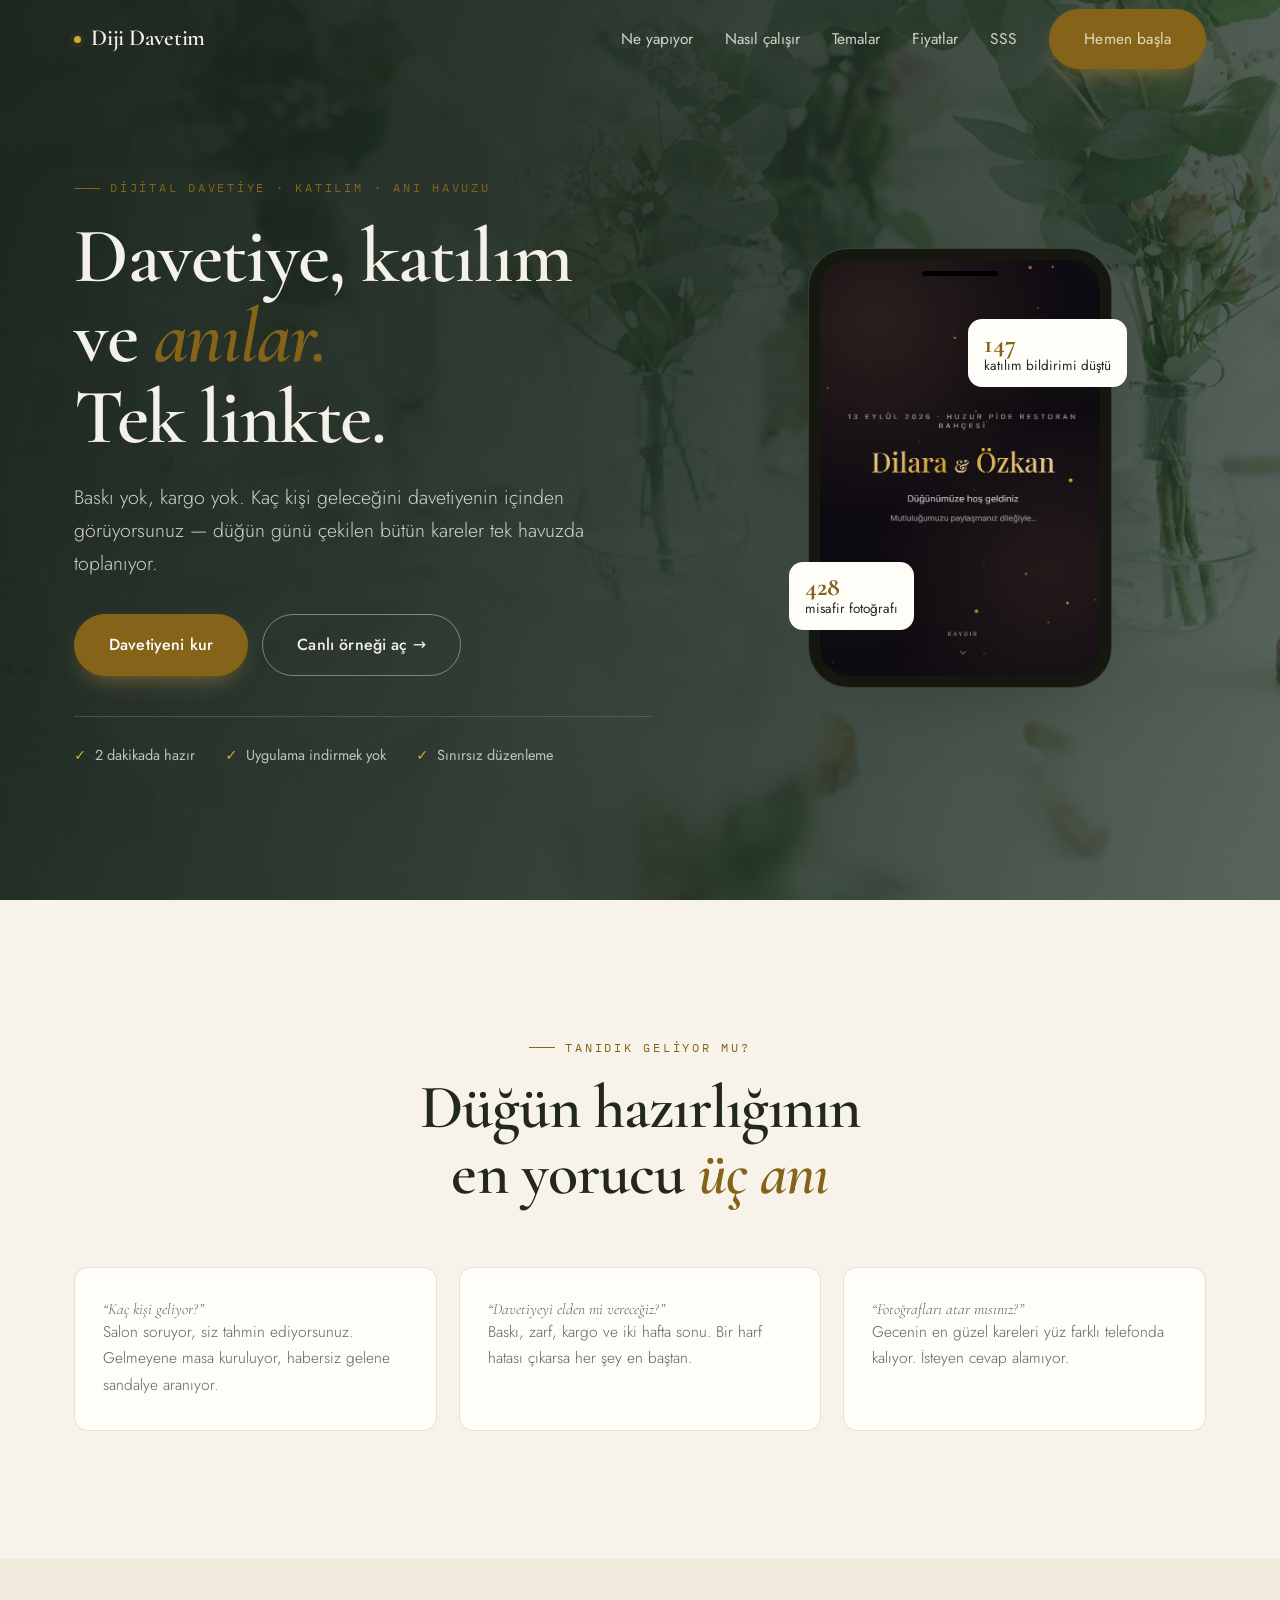
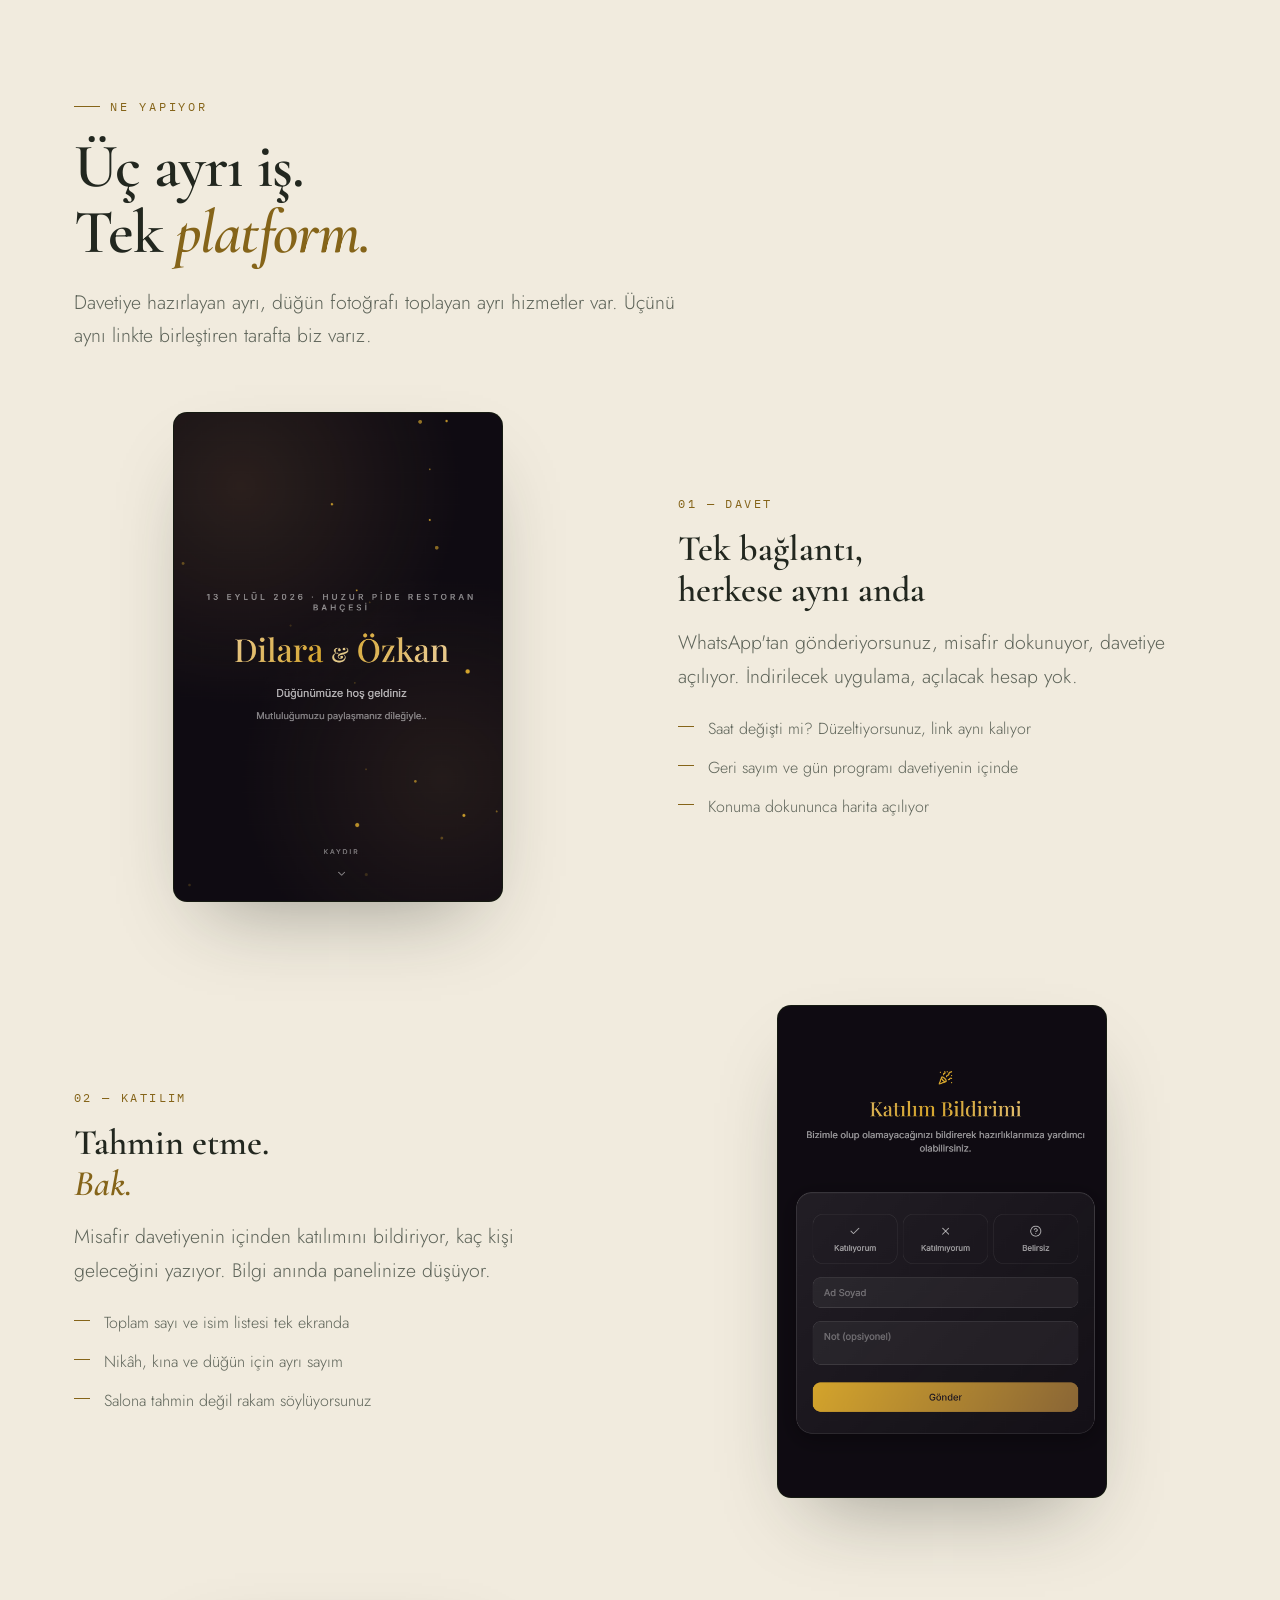
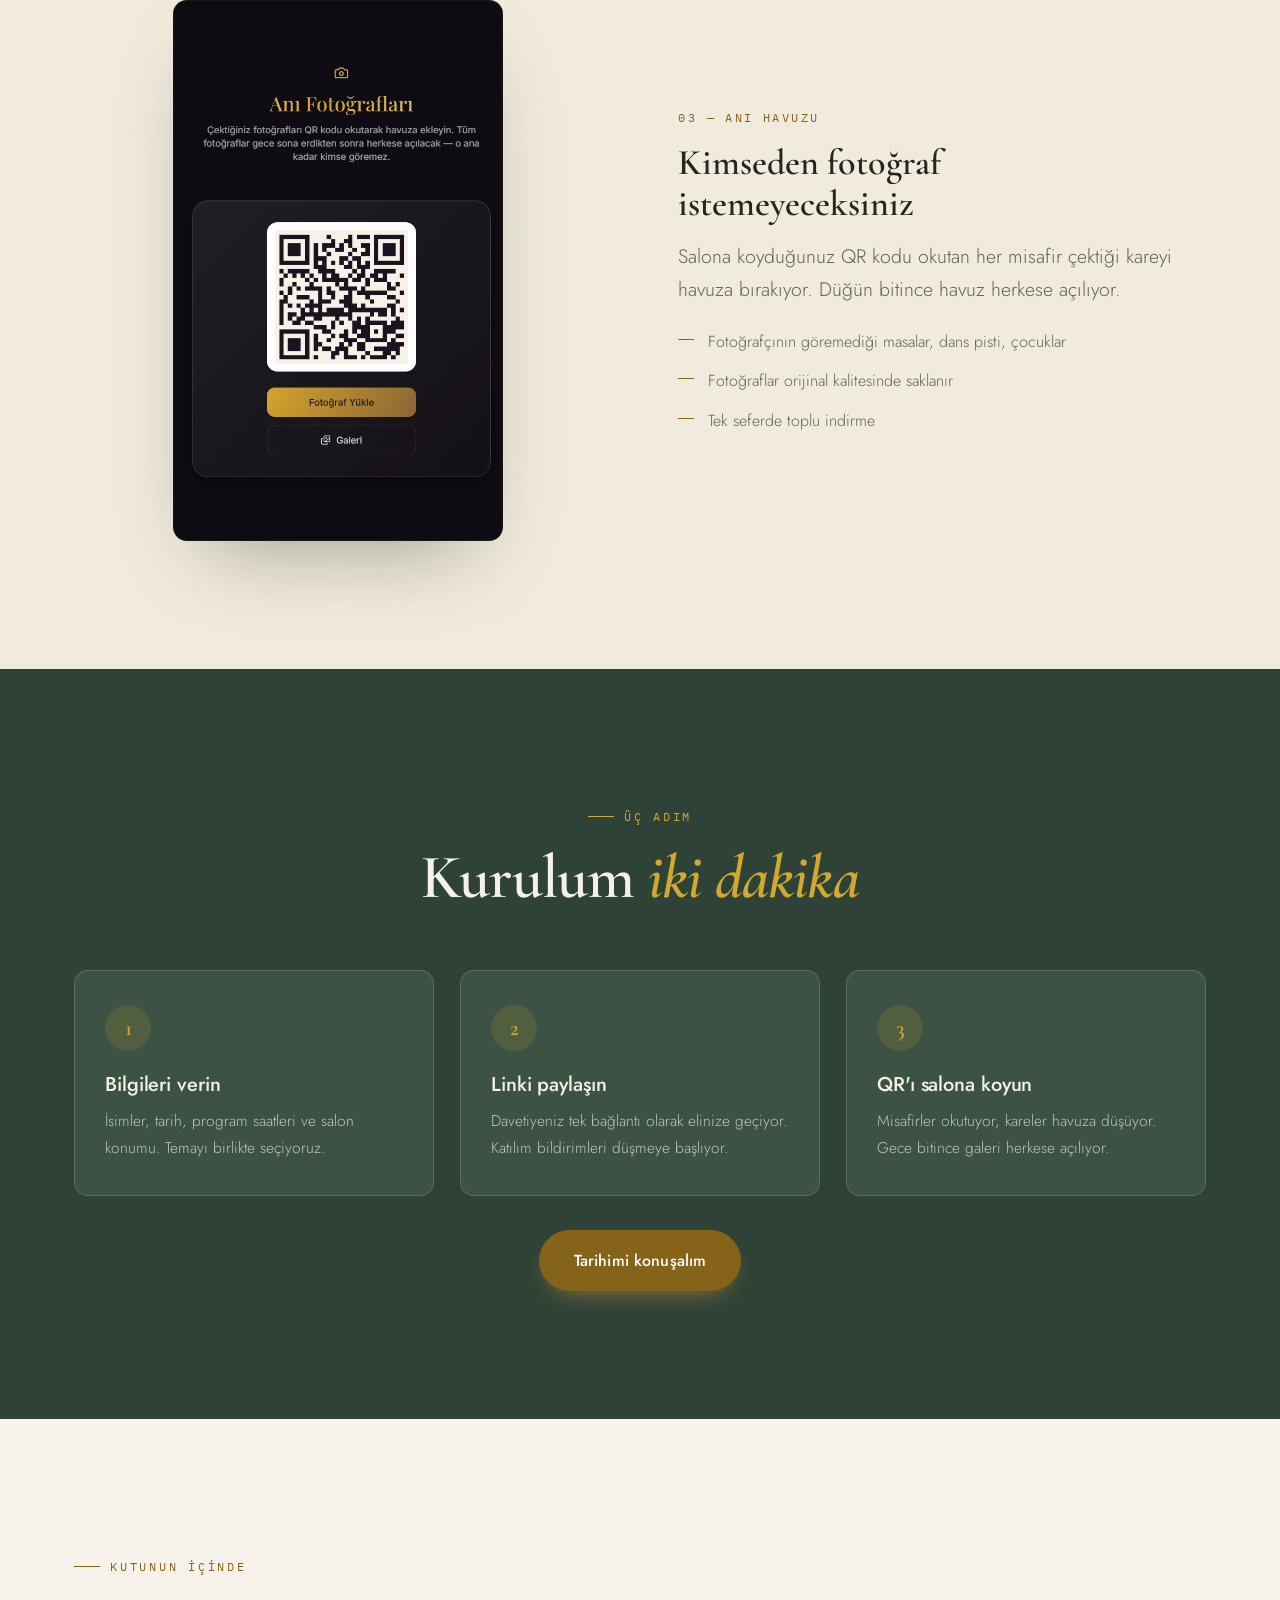
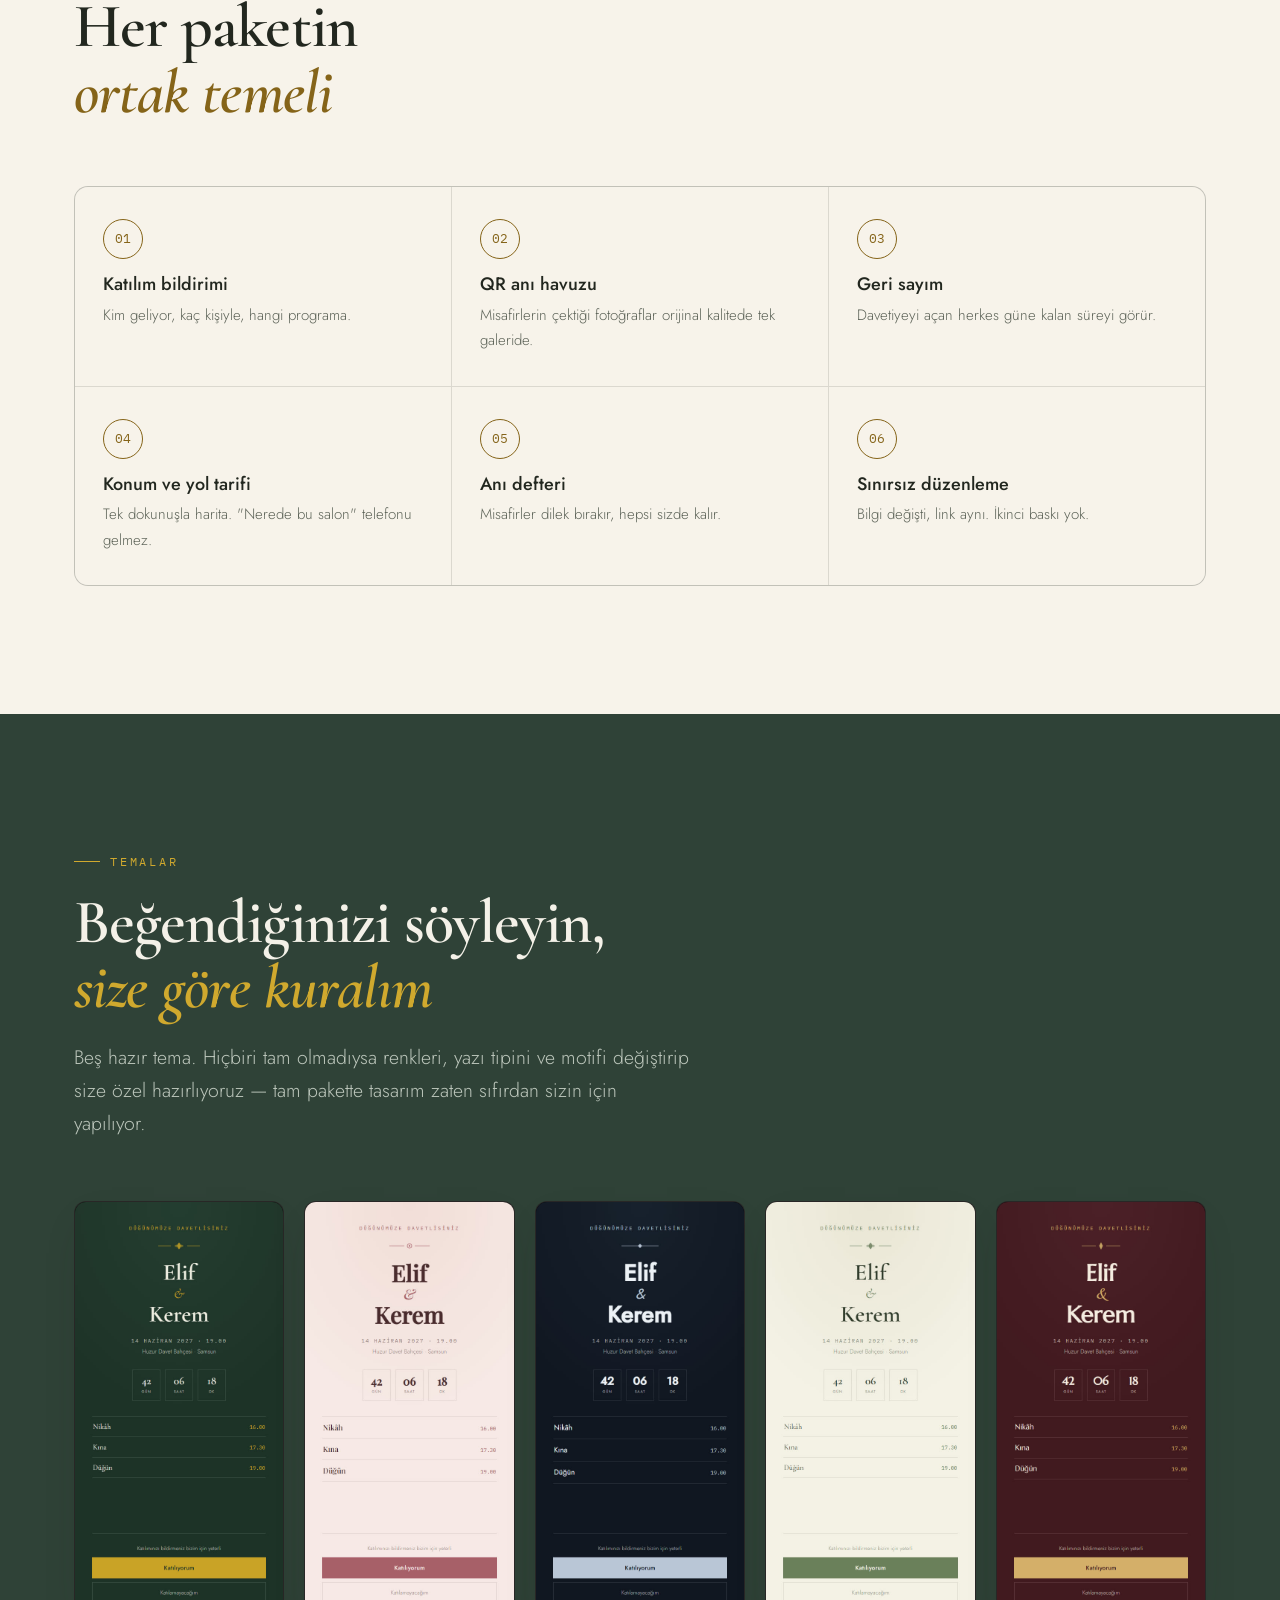
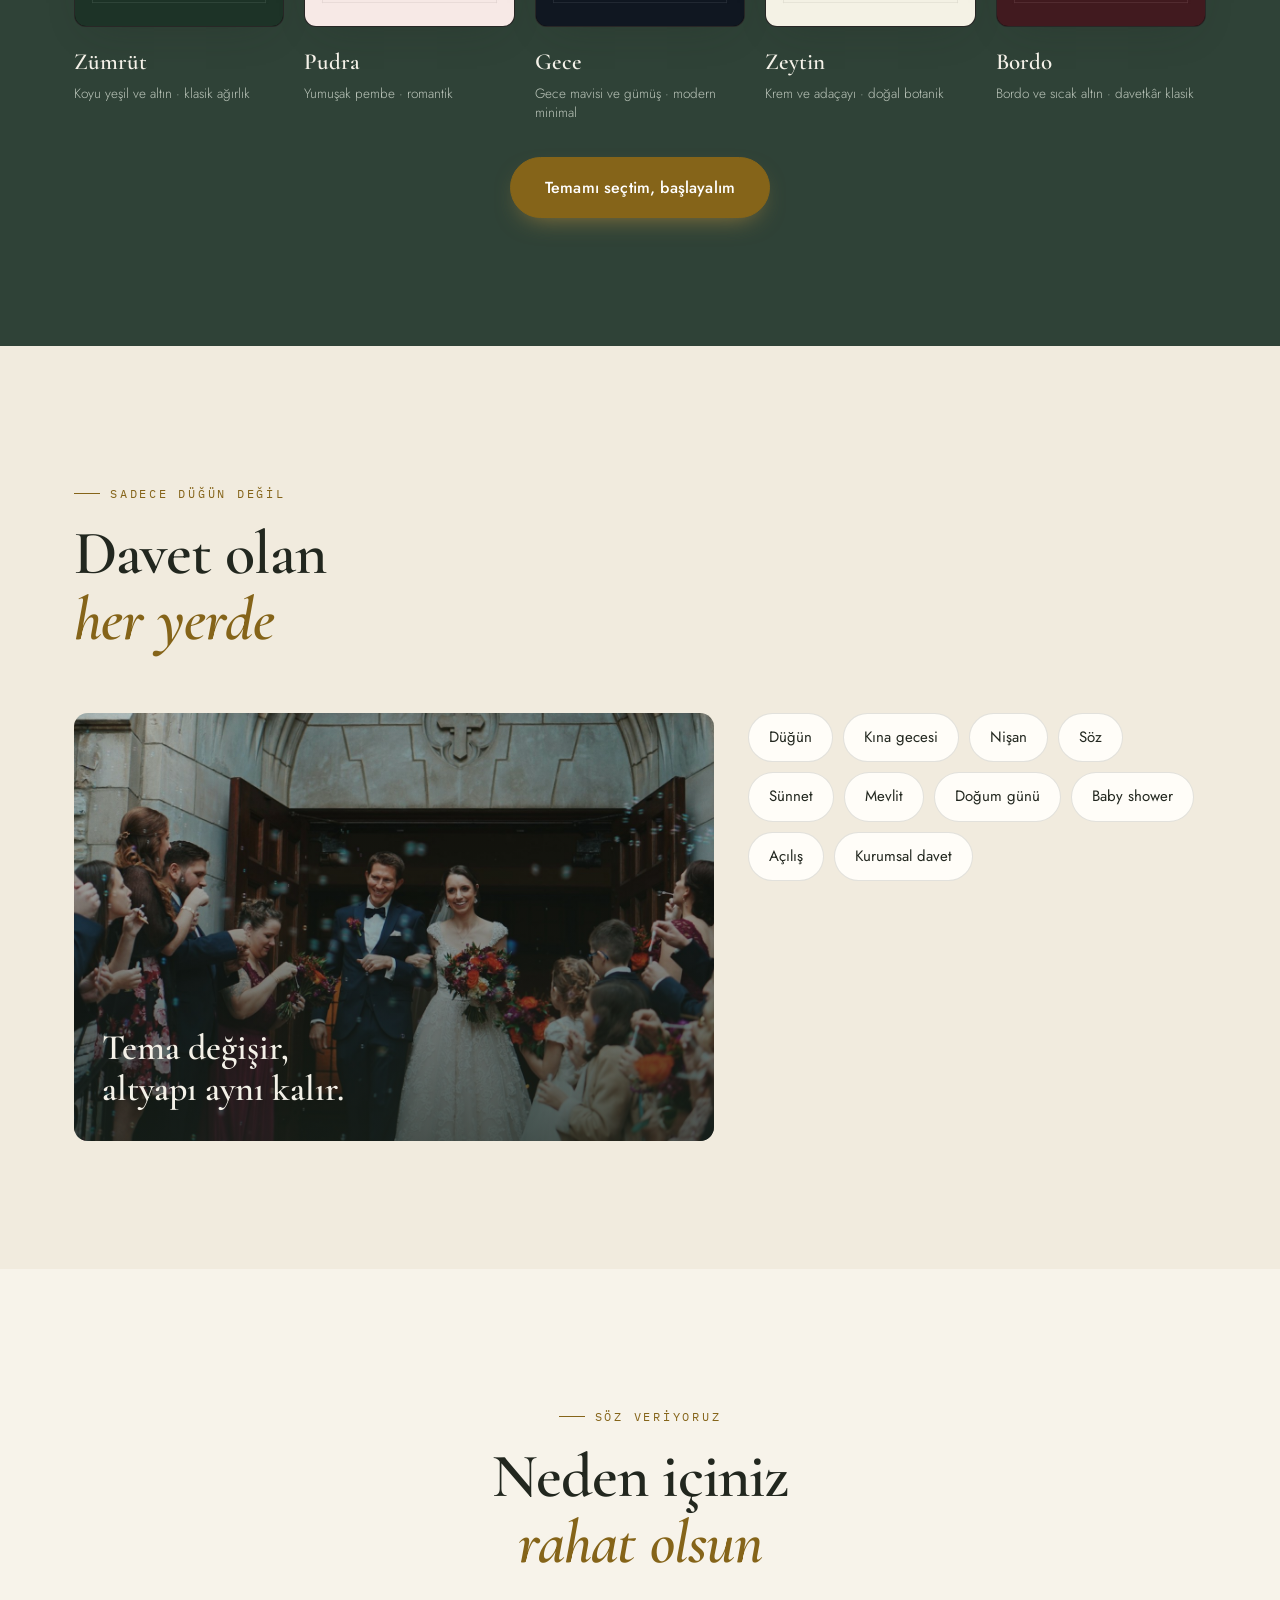
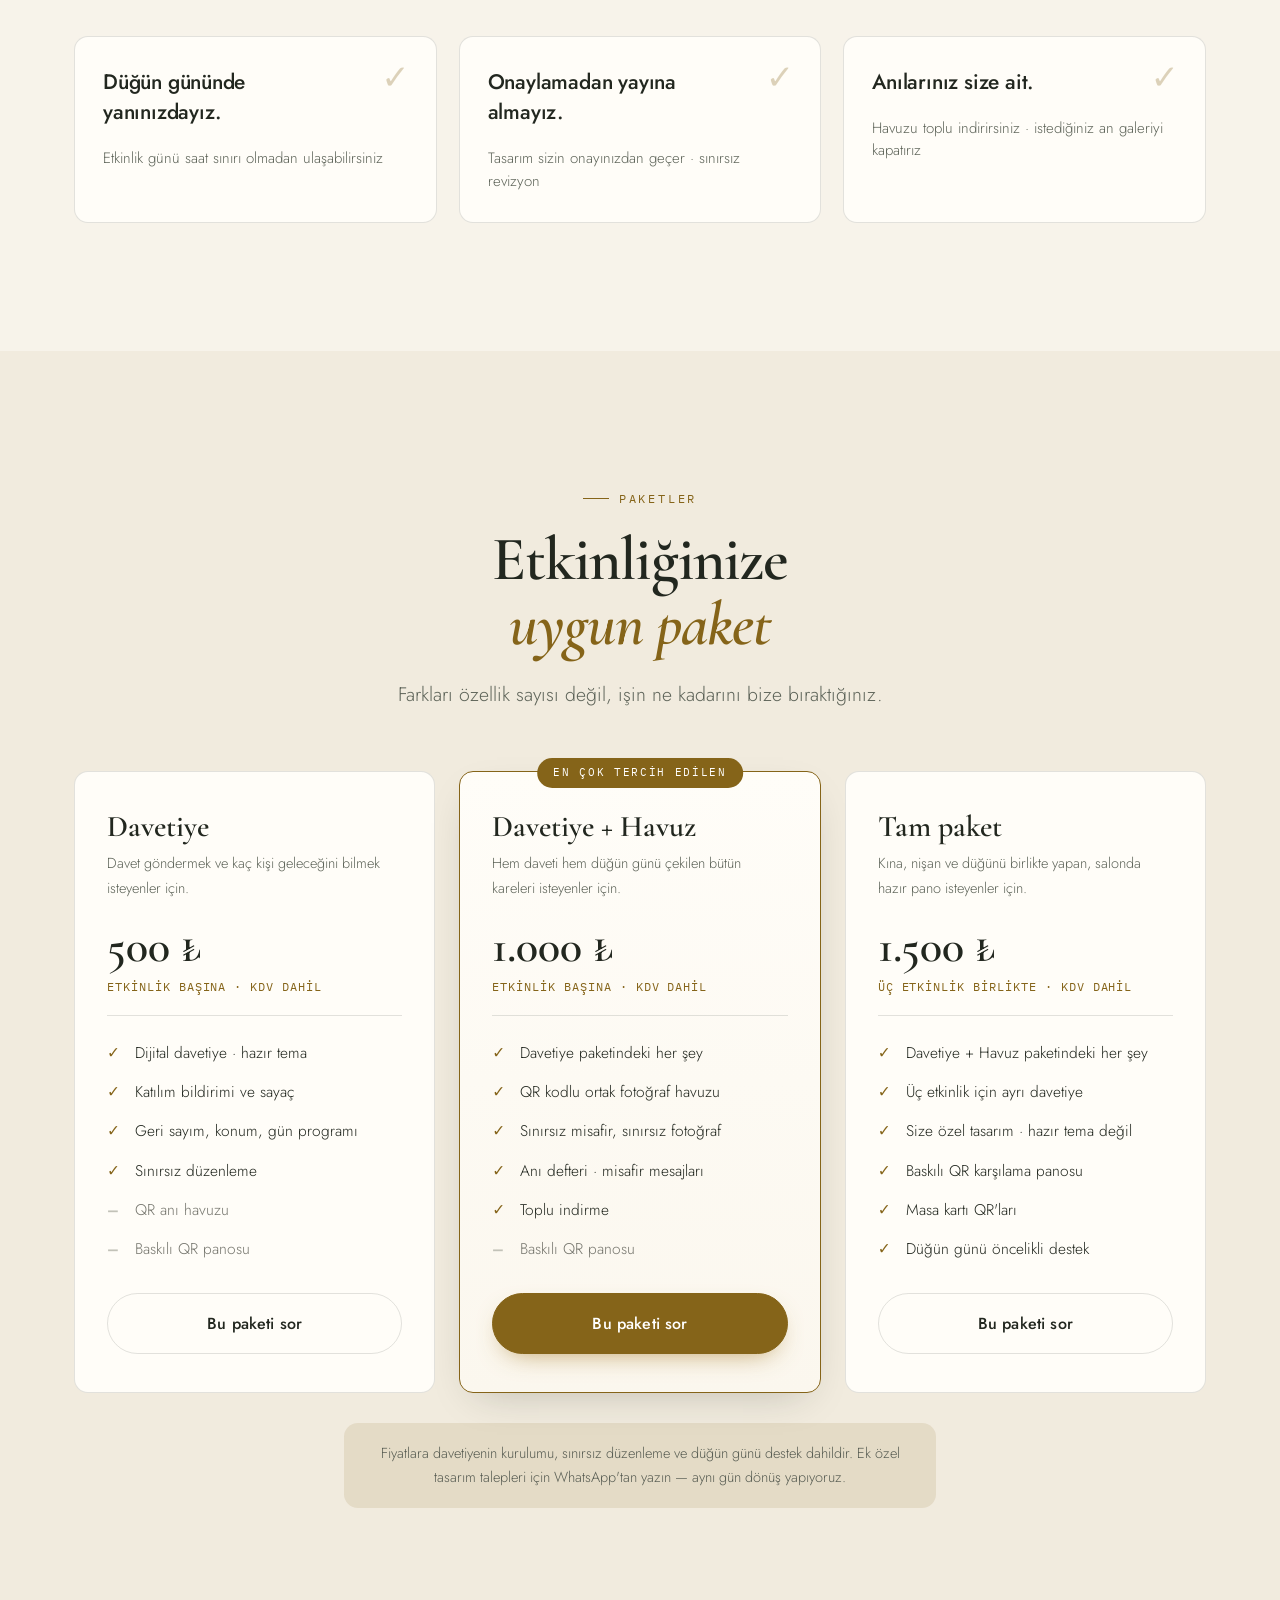
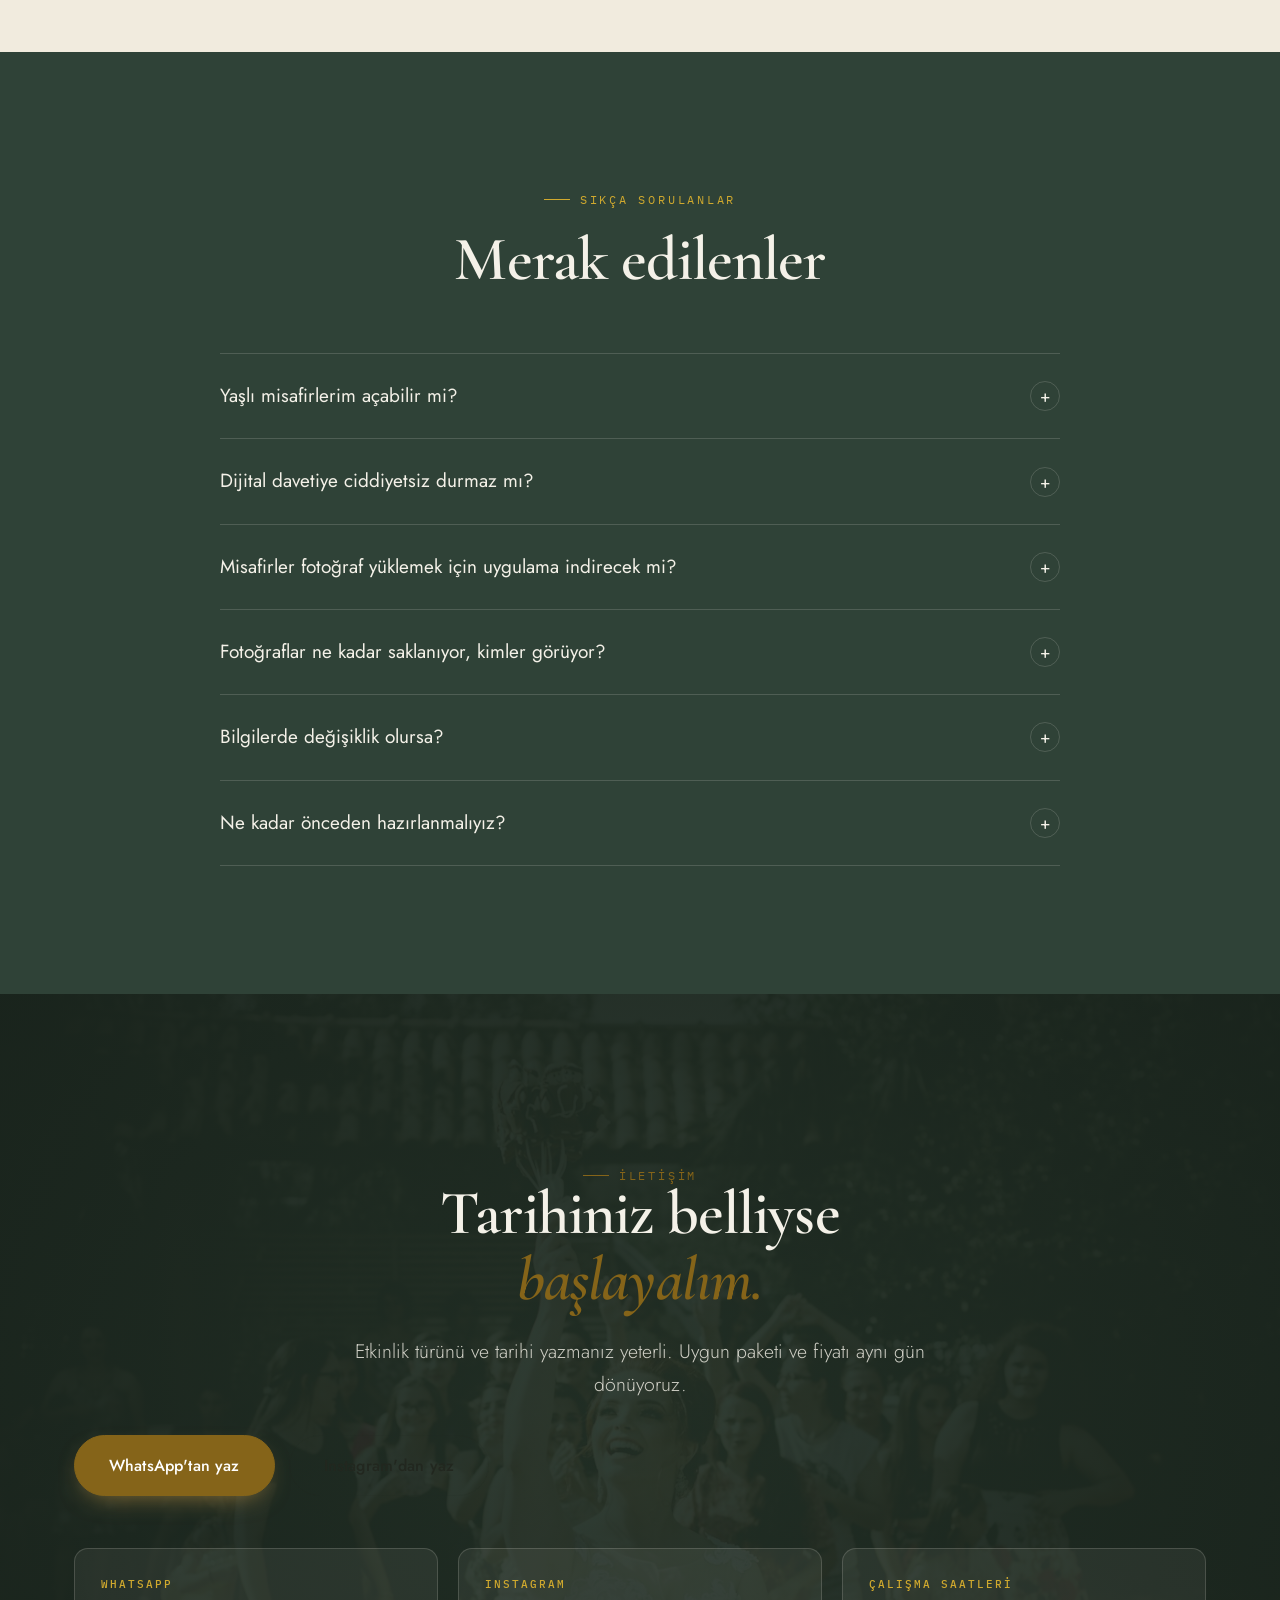
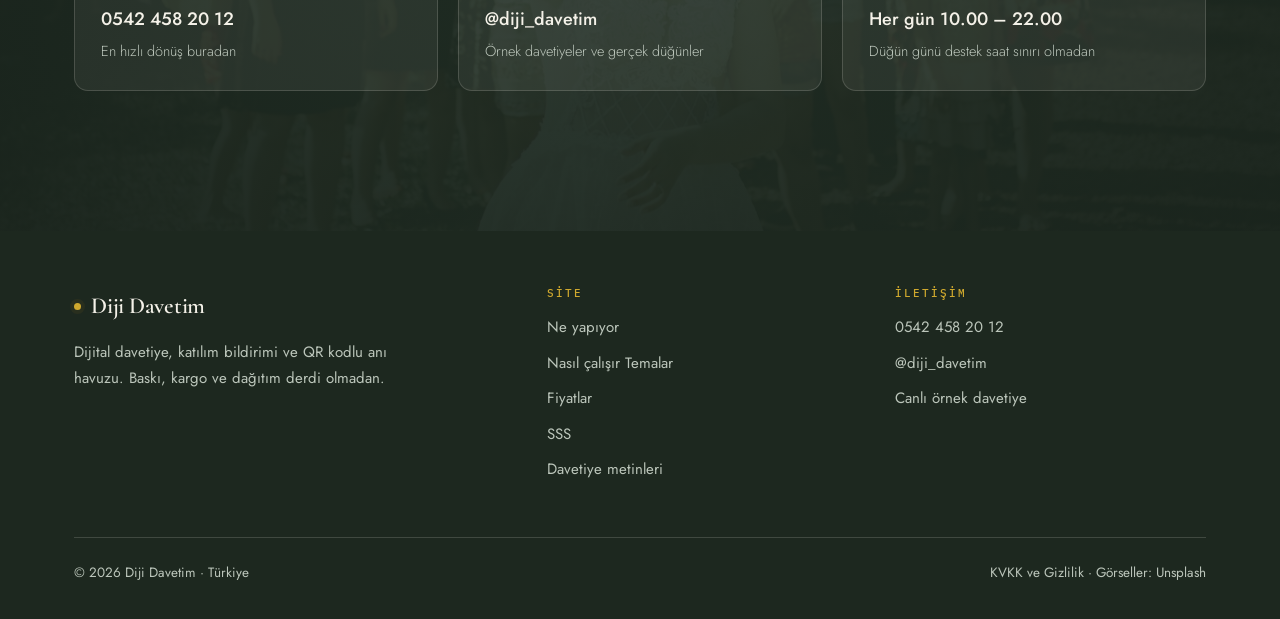
<file: index.html>
<!DOCTYPE html>
<html lang="tr">
<head>
<meta charset="UTF-8">
<meta name="viewport" content="width=device-width, initial-scale=1.0">
<!-- Baslik aranan kelimeyle basliyor, marka sona: Google sonucunda ilk
     30-35 karakter okunuyor ve "dijital davetiye" orada gorunmeli. -->
<title>Dijital Davetiye | QR Anı Havuzu ve Katılım Takibi — Diji Davetim</title>
<meta name="description" content="Dijital düğün davetiyesi, katılım bildirimi ve QR kodlu ortak fotoğraf havuzu tek linkte. Baskı yok, kargo yok. Kaç kişi geleceğini davetiyenin içinden görün, misafirlerinizin çektiği tüm kareler tek yerde toplansın.">
<link rel="canonical" href="https://dijital-davetiye-web-site.vercel.app/">
<meta name="theme-color" content="#2f4237">
<meta name="robots" content="index,follow">

<meta property="og:type" content="website">
<meta property="og:locale" content="tr_TR">
<meta property="og:site_name" content="Diji Davetim">
<meta property="og:title" content="Davetiye, katılım ve anılar — tek linkte">
<meta property="og:description" content="Dijital davetiye + katılım bildirimi + QR kodlu ortak fotoğraf havuzu. Baskı, kargo ve dağıtım derdi olmadan.">
<meta property="og:url" content="https://dijital-davetiye-web-site.vercel.app/">
<meta property="og:image" content="https://dijital-davetiye-web-site.vercel.app/assets/og.jpg">
<meta property="og:image:width" content="1200">
<meta property="og:image:height" content="630">
<meta property="og:image:alt" content="Diji Davetim — Davetiye, katılım ve anılar. Tek linkte.">
<meta name="twitter:card" content="summary_large_image">

<link rel="icon" type="image/svg+xml" href="assets/favicon.svg">
<link rel="preconnect" href="https://fonts.googleapis.com">
<link rel="preconnect" href="https://fonts.gstatic.com" crossorigin>
<link rel="preload" as="image" href="assets/img/hero.jpg">
<link href="https://fonts.googleapis.com/css2?family=Cormorant+Garamond:ital,wght@0,500;0,600;1,500;1,600&family=IBM+Plex+Mono:wght@400;500&family=Jost:wght@300;400;500&display=swap" rel="stylesheet">
<link rel="stylesheet" href="css/style.css">
<script>document.documentElement.classList.add("js");</script>

<script type="application/ld+json">
{
  "@context":"https://schema.org","@type":"Service",
  "name":"Diji Davetim — Dijital Davetiye ve QR Anı Havuzu",
  "serviceType":"Dijital davetiye, katılım bildirimi ve QR kodlu fotoğraf havuzu",
  "areaServed":{"@type":"Country","name":"Türkiye"},
  "url":"https://dijital-davetiye-web-site.vercel.app/",
  "provider":{
    "@type":"Organization","name":"Diji Davetim",
    "url":"https://dijital-davetiye-web-site.vercel.app/",
    "telephone":"+90 542 458 20 12",
    "sameAs":["https://www.instagram.com/diji_davetim/"]
  },
  "offers":[
    {"@type":"Offer","name":"Davetiye","price":"500","priceCurrency":"TRY"},
    {"@type":"Offer","name":"Davetiye + Havuz","price":"1000","priceCurrency":"TRY"},
    {"@type":"Offer","name":"Tam paket","price":"1500","priceCurrency":"TRY"}
  ]
}
</script>

<!-- FAQPage: cevaplar sayfada gorunen metinle birebir aynidir. Google
     bunu zengin sonuc olarak gosterebiliyor. Sayfadaki SSS metnini
     degistirirseniz burayi da guncelleyin, yoksa Google uyumsuzluk sayar. -->
<script type="application/ld+json">
{
  "@context":"https://schema.org","@type":"FAQPage",
  "mainEntity":[
    {"@type":"Question","name":"Yaşlı misafirlerim dijital davetiyeyi açabilir mi?",
     "acceptedAnswer":{"@type":"Answer","text":"Açabiliyorlar. İndirilecek uygulama, açılacak hesap ya da şifre yok. Mesajdaki bağlantıya bir kez dokunuyorlar, davetiye telefonun kendi tarayıcısında açılıyor."}},
    {"@type":"Question","name":"Dijital davetiye ciddiyetsiz durmaz mı?",
     "acceptedAnswer":{"@type":"Answer","text":"Kağıt davetiye iki gün durup kayboluyor; dijitali düğün gününe kadar telefonda kalıyor. Tam pakette davetiyeniz hazır şablon değil, size özel hazırlanıyor."}},
    {"@type":"Question","name":"Misafirler fotoğraf yüklemek için uygulama indirecek mi?",
     "acceptedAnswer":{"@type":"Answer","text":"Hayır. Kamerayı QR koda tutuyorlar, çıkan bağlantıya dokunuyorlar, fotoğraflarını seçip yüklüyorlar. Üyelik yok."}},
    {"@type":"Question","name":"Düğün fotoğrafları ne kadar saklanıyor, kimler görüyor?",
     "acceptedAnswer":{"@type":"Answer","text":"Havuz düğün boyunca yalnızca yükleme alıyor; o sırada kimse içeriği göremiyor. Gece bitiminde galeriyi herkese açıyoruz. Galeriyi daha sonra istediğiniz an kapatabilirsiniz; fotoğrafların tamamen silinmesini isterseniz bize yazmanız yeterli."}},
    {"@type":"Question","name":"Davetiye bilgilerinde değişiklik olursa ne oluyor?",
     "acceptedAnswer":{"@type":"Answer","text":"Düzeltiyoruz, bağlantı aynı kalıyor. Davetiyeyi daha önce gönderdiyseniz bile herkes güncel halini görüyor."}},
    {"@type":"Question","name":"Dijital davetiye için ne kadar önceden hazırlanmalıyız?",
     "acceptedAnswer":{"@type":"Answer","text":"Kurulum iki dakika sürüyor. Yine de katılım sayısının oturması için davetiyeyi düğünden en az üç hafta önce göndermenizi öneriyoruz."}}
  ]
}
</script>
</head>
<body>

<a href="#main" class="skip">İçeriğe geç</a>

<header class="hdr" id="hdr">
  <div class="wrap hdr__in">
    <a href="#top" class="logo"><i aria-hidden="true"></i>Diji Davetim</a>
    <button class="burger" id="burger" aria-label="Menüyü aç" aria-expanded="false" aria-controls="nav">
      <i aria-hidden="true"></i><i aria-hidden="true"></i><i aria-hidden="true"></i>
    </button>
    <nav class="nav" id="nav" aria-label="Ana menü">
      <a href="#neler">Ne yapıyor</a>
      <a href="#nasil">Nasıl çalışır</a>
      <a href="#temalar">Temalar</a>
      <a href="#fiyat">Fiyatlar</a>
      <a href="#sss">SSS</a>
      <a href="#iletisim" class="btn btn--gold"><span>Hemen başla</span></a>
    </nav>
  </div>
</header>

<main id="main">

<!-- ======================= HERO ======================= -->
<section class="hero" id="top">
  <div class="hero__bg" aria-hidden="true">
    <img src="assets/img/hero.jpg" alt="" id="heroImg" fetchpriority="high">
  </div>
  <div class="wrap hero__in">
    <div class="hero__copy">
      <p class="kicker">Dijital davetiye · katılım · anı havuzu</p>
      <h1 class="t-hero">Davetiye, katılım<br>ve <span class="em">anılar.</span><br>Tek linkte.</h1>
      <p class="lead">Baskı yok, kargo yok. Kaç kişi geleceğini davetiyenin içinden
      görüyorsunuz — düğün günü çekilen bütün kareler tek havuzda toplanıyor.</p>
      <div class="btn-row">
        <a href="#iletisim" class="btn btn--gold"><span>Davetiyeni kur</span></a>
        <!-- Canlı örnek davetiye ayrı adreste; tanıtım sitesi dijital-davetiye-web-site.vercel.app -->
        <a href="https://diji-davetim.vercel.app/" target="_blank" rel="noopener"
           class="btn btn--line"><span>Canlı örneği aç &rarr;</span></a>
      </div>
      <div class="hero__trust">
        <span>2 dakikada hazır</span>
        <span>Uygulama indirmek yok</span>
        <span>Sınırsız düzenleme</span>
      </div>
    </div>

    <div class="hero__stage">
      <div class="device device--float">
        <img src="assets/shots/davetiye.png" width="615" height="915"
             alt="Telefon ekranında açılmış dijital düğün davetiyesi: çiftin adı, tarih ve geri sayım">
        <div class="device__tag">
          <b data-count="147">147</b>
          katılım bildirimi düştü
        </div>
        <div class="device__tag device__tag--low">
          <b data-count="428">428</b>
          misafir fotoğrafı
        </div>
      </div>
    </div>
  </div>
</section>

<!-- ======================= ACI ======================= -->
<section class="sec">
  <div class="wrap">
    <div class="sec-head center rv">
      <p class="kicker">Tanıdık geliyor mu?</p>
      <h2 class="t-1">Düğün hazırlığının<br>en yorucu <span class="em">üç anı</span></h2>
    </div>
    <div class="pains">
      <article class="pain rv">
        <p class="pain__q">“Kaç kişi geliyor?”</p>
        <p>Salon soruyor, siz tahmin ediyorsunuz. Gelmeyene masa kuruluyor,
        habersiz gelene sandalye aranıyor.</p>
      </article>
      <article class="pain rv rv-2">
        <p class="pain__q">“Davetiyeyi elden mi vereceğiz?”</p>
        <p>Baskı, zarf, kargo ve iki hafta sonu. Bir harf hatası çıkarsa
        her şey en baştan.</p>
      </article>
      <article class="pain rv rv-3">
        <p class="pain__q">“Fotoğrafları atar mısınız?”</p>
        <p>Gecenin en güzel kareleri yüz farklı telefonda kalıyor.
        İsteyen cevap alamıyor.</p>
      </article>
    </div>
  </div>
</section>

<!-- ======================= ÜÇ İŞ / ÜRÜN ======================= -->
<section class="sec sec--tint" id="neler">
  <div class="wrap">
    <div class="sec-head rv">
      <p class="kicker">Ne yapıyor</p>
      <h2 class="t-1">Üç ayrı iş.<br>Tek <span class="em">platform.</span></h2>
      <p class="lead">Davetiye hazırlayan ayrı, düğün fotoğrafı toplayan ayrı hizmetler var.
      Üçünü aynı linkte birleştiren tarafta biz varız.</p>
    </div>

    <div class="row rv">
      <div class="row__media">
        <span class="row__deco" aria-hidden="true"></span>
        <div class="row__shot">
          <img src="assets/shots/davetiye.png" loading="lazy" width="615" height="915"
               alt="Dijital davetiye ekranı: çiftin isimleri, tarih ve geri sayım sayacı">
        </div>
      </div>
      <div>
        <span class="row__n">01 — DAVET</span>
        <h3 class="t-2">Tek bağlantı,<br>herkese aynı anda</h3>
        <p class="lead">WhatsApp'tan gönderiyorsunuz, misafir dokunuyor, davetiye açılıyor.
        İndirilecek uygulama, açılacak hesap yok.</p>
        <ul>
          <li>Saat değişti mi? Düzeltiyorsunuz, link aynı kalıyor</li>
          <li>Geri sayım ve gün programı davetiyenin içinde</li>
          <li>Konuma dokununca harita açılıyor</li>
        </ul>
      </div>
    </div>

    <div class="row row--flip rv">
      <div class="row__media">
        <span class="row__deco" aria-hidden="true"></span>
        <div class="row__shot">
          <img src="assets/shots/katilim.png" loading="lazy"
               alt="Katılım bildirimi ekranı: katılıyorum, katılmıyorum ve belirsiz seçenekleri">
        </div>
      </div>
      <div>
        <span class="row__n">02 — KATILIM</span>
        <h3 class="t-2">Tahmin etme.<br><span class="em">Bak.</span></h3>
        <p class="lead">Misafir davetiyenin içinden katılımını bildiriyor, kaç kişi
        geleceğini yazıyor. Bilgi anında panelinize düşüyor.</p>
        <ul>
          <li>Toplam sayı ve isim listesi tek ekranda</li>
          <li>Nikâh, kına ve düğün için ayrı sayım</li>
          <li>Salona tahmin değil rakam söylüyorsunuz</li>
        </ul>
      </div>
    </div>

    <div class="row rv">
      <div class="row__media">
        <span class="row__deco" aria-hidden="true"></span>
        <div class="row__shot">
          <img src="assets/shots/galeri.png" loading="lazy"
               alt="Anı fotoğrafları bölümü: misafirlerin yüklediği karelerin toplandığı ortak galeri">
        </div>
      </div>
      <div>
        <span class="row__n">03 — ANI HAVUZU</span>
        <h3 class="t-2">Kimseden fotoğraf<br>istemeyeceksiniz</h3>
        <p class="lead">Salona koyduğunuz QR kodu okutan her misafir çektiği kareyi
        havuza bırakıyor. Düğün bitince havuz herkese açılıyor.</p>
        <ul>
          <li>Fotoğrafçının göremediği masalar, dans pisti, çocuklar</li>
          <li>Fotoğraflar orijinal kalitesinde saklanır</li>
          <li>Tek seferde toplu indirme</li>
        </ul>
      </div>
    </div>
  </div>
</section>

<!-- ======================= NASIL ÇALIŞIR ======================= -->
<section class="sec sec--dark" id="nasil">
  <div class="wrap">
    <div class="sec-head center rv">
      <p class="kicker">Üç adım</p>
      <h2 class="t-1">Kurulum <span class="em">iki dakika</span></h2>
    </div>
    <div class="steps">
      <article class="step rv">
        <div class="step__n">1</div>
        <h3 class="t-3">Bilgileri verin</h3>
        <p>İsimler, tarih, program saatleri ve salon konumu. Temayı birlikte seçiyoruz.</p>
      </article>
      <article class="step rv rv-2">
        <div class="step__n">2</div>
        <h3 class="t-3">Linki paylaşın</h3>
        <p>Davetiyeniz tek bağlantı olarak elinize geçiyor. Katılım bildirimleri düşmeye başlıyor.</p>
      </article>
      <article class="step rv rv-3">
        <div class="step__n">3</div>
        <h3 class="t-3">QR'ı salona koyun</h3>
        <p>Misafirler okutuyor, kareler havuza düşüyor. Gece bitince galeri herkese açılıyor.</p>
      </article>
    </div>
    <div class="center">
      <div class="btn-row">
        <a href="#iletisim" class="btn btn--gold"><span>Tarihimi konuşalım</span></a>
      </div>
    </div>
  </div>
</section>

<!-- ======================= ÖZELLİKLER ======================= -->
<section class="sec">
  <div class="wrap">
    <div class="sec-head rv">
      <p class="kicker">Kutunun içinde</p>
      <h2 class="t-1">Her paketin<br><span class="em">ortak temeli</span></h2>
    </div>
    <div class="grid6 rv">
      <div class="cell"><i aria-hidden="true">01</i><h3>Katılım bildirimi</h3>
        <p>Kim geliyor, kaç kişiyle, hangi programa.</p></div>
      <div class="cell"><i aria-hidden="true">02</i><h3>QR anı havuzu</h3>
        <p>Misafirlerin çektiği fotoğraflar orijinal kalitede tek galeride.</p></div>
      <div class="cell"><i aria-hidden="true">03</i><h3>Geri sayım</h3>
        <p>Davetiyeyi açan herkes güne kalan süreyi görür.</p></div>
      <div class="cell"><i aria-hidden="true">04</i><h3>Konum ve yol tarifi</h3>
        <p>Tek dokunuşla harita. "Nerede bu salon" telefonu gelmez.</p></div>
      <div class="cell"><i aria-hidden="true">05</i><h3>Anı defteri</h3>
        <p>Misafirler dilek bırakır, hepsi sizde kalır.</p></div>
      <div class="cell"><i aria-hidden="true">06</i><h3>Sınırsız düzenleme</h3>
        <p>Bilgi değişti, link aynı. İkinci baskı yok.</p></div>
    </div>
  </div>
</section>

<!-- ======================= TEMALAR ======================= -->
<section class="sec sec--dark" id="temalar">
  <div class="wrap">
    <div class="sec-head rv">
      <p class="kicker">Temalar</p>
      <h2 class="t-1">Beğendiğinizi söyleyin,<br><span class="em">size göre kuralım</span></h2>
      <p class="lead">Beş hazır tema. Hiçbiri tam olmadıysa renkleri, yazı tipini ve
      motifi değiştirip size özel hazırlıyoruz — tam pakette tasarım zaten sıfırdan
      sizin için yapılıyor.</p>
    </div>

    <div class="temalar">
      <figure class="tema rv">
        <img src="assets/temalar/zumrut.jpg" loading="lazy" width="560" height="1140"
             alt="Zümrüt teması: koyu yeşil zemin, altın detaylar, klasik serif başlık">
        <figcaption><b>Zümrüt</b><span>Koyu yeşil ve altın · klasik ağırlık</span></figcaption>
      </figure>
      <figure class="tema rv rv-2">
        <img src="assets/temalar/pudra.jpg" loading="lazy" width="560" height="1140"
             alt="Pudra teması: yumuşak pembe zemin, gül kurusu vurgular">
        <figcaption><b>Pudra</b><span>Yumuşak pembe · romantik</span></figcaption>
      </figure>
      <figure class="tema rv rv-3">
        <img src="assets/temalar/gece.jpg" loading="lazy" width="560" height="1140"
             alt="Gece teması: gece mavisi zemin, gümüş detaylar, sade tipografi">
        <figcaption><b>Gece</b><span>Gece mavisi ve gümüş · modern minimal</span></figcaption>
      </figure>
      <figure class="tema rv rv-4">
        <img src="assets/temalar/zeytin.jpg" loading="lazy" width="560" height="1140"
             alt="Zeytin teması: krem zemin, adaçayı yeşili botanik motifler">
        <figcaption><b>Zeytin</b><span>Krem ve adaçayı · doğal botanik</span></figcaption>
      </figure>
      <figure class="tema rv rv-5">
        <img src="assets/temalar/bordo.jpg" loading="lazy" width="560" height="1140"
             alt="Bordo teması: bordo zemin, sıcak altın detaylar">
        <figcaption><b>Bordo</b><span>Bordo ve sıcak altın · davetkâr klasik</span></figcaption>
      </figure>
    </div>

    <div class="center">
      <div class="btn-row">
        <a href="#iletisim" class="btn btn--gold"><span>Temamı seçtim, başlayalım</span></a>
      </div>
    </div>
  </div>
</section>

<!-- ======================= ETKİNLİK TÜRLERİ ======================= -->
<section class="sec sec--tint">
  <div class="wrap">
    <div class="sec-head rv">
      <p class="kicker">Sadece düğün değil</p>
      <h2 class="t-1">Davet olan<br><span class="em">her yerde</span></h2>
    </div>
    <div class="events">
      <div class="events__ph rv">
        <img src="assets/img/etkinlik.jpg" loading="lazy"
             alt="Kalabalık bir kutlamada gelin ve damat misafirlerin arasında">
        <div class="events__cap">
          <p class="t-2" style="margin-bottom:6px">Tema değişir,<br>altyapı aynı kalır.</p>
        </div>
      </div>
      <div class="chips rv rv-2">
        <span>Düğün</span><span>Kına gecesi</span><span>Nişan</span><span>Söz</span>
        <span>Sünnet</span><span>Mevlit</span><span>Doğum günü</span>
        <span>Baby shower</span><span>Açılış</span><span>Kurumsal davet</span>
      </div>
    </div>
  </div>
</section>

<!-- ======================= REFERANSLAR ======================= -->
<section class="sec">
  <div class="wrap">
    <div class="sec-head center rv">
      <p class="kicker">Söz veriyoruz</p>
      <h2 class="t-1">Neden içiniz<br><span class="em">rahat olsun</span></h2>
    </div>

    <!-- Bu üç kart TAAHHÜT kartıdır, müşteri yorumu değildir. Üçü de sitenin
         başka yerlerinde zaten verilen sözlerin tekrarı, yani uydurma içerik yok.
         Gerçek yorumlar geldiğinde aşağıdaki yorum bloğunu açıp bunu kaldırın. -->
    <div class="quotes">
      <article class="quote quote--promise rv">
        <p>Düğün gününde yanınızdayız.</p>
        <cite>Etkinlik günü saat sınırı olmadan ulaşabilirsiniz</cite>
      </article>
      <article class="quote quote--promise rv rv-2">
        <p>Onaylamadan yayına almayız.</p>
        <cite>Tasarım sizin onayınızdan geçer · sınırsız revizyon</cite>
      </article>
      <article class="quote quote--promise rv rv-3">
        <p>Anılarınız size ait.</p>
        <cite>Havuzu toplu indirirsiniz · istediğiniz an galeriyi kapatırız</cite>
      </article>
    </div>

    <!-- GERÇEK YORUMLAR İÇİN HAZIR BLOK
         Teslim ettiğiniz çiftlerden izinli yorumları alınca yukarıdaki taahhüt
         kartlarını silip aşağıdaki yorumu açın, kicker'ı "Çiftler ne diyor",
         başlığı "Gerçek düğünlerden" yapın.

    <div class="quotes">
      <article class="quote rv">
        <p>Çiftin kendi cümlesi.</p>
        <cite>İsim · tarih · şehir</cite>
      </article>
      <article class="quote rv rv-2">
        <p>Fotoğraf havuzuyla ilgili yorum.</p>
        <cite>İsim · tarih · şehir</cite>
      </article>
      <article class="quote rv rv-3">
        <p>Katılım sayısıyla ilgili yorum.</p>
        <cite>İsim · tarih · şehir</cite>
      </article>
    </div>
    -->
  </div>
</section>

<!-- ======================= FİYAT ======================= -->
<section class="sec sec--tint" id="fiyat">
  <div class="wrap">
    <div class="sec-head center rv">
      <p class="kicker">Paketler</p>
      <h2 class="t-1">Etkinliğinize<br><span class="em">uygun paket</span></h2>
      <p class="lead center">Farkları özellik sayısı değil, işin ne kadarını bize bıraktığınız.</p>
    </div>

    <div class="plans">
      <article class="plan rv">
        <h3>Davetiye</h3>
        <p class="plan__who">Davet göndermek ve kaç kişi geleceğini bilmek isteyenler için.</p>
        <div class="plan__amt">500 ₺<small>etkinlik başına · KDV dahil</small></div>
        <ul>
          <li>Dijital davetiye · hazır tema</li>
          <li>Katılım bildirimi ve sayaç</li>
          <li>Geri sayım, konum, gün programı</li>
          <li>Sınırsız düzenleme</li>
          <li class="no">QR anı havuzu</li>
          <li class="no">Baskılı QR panosu</li>
        </ul>
        <a href="#iletisim" class="btn btn--line"><span>Bu paketi sor</span></a>
      </article>

      <article class="plan plan--hero rv rv-2">
        <span class="plan__tag">En çok tercih edilen</span>
        <h3>Davetiye + Havuz</h3>
        <p class="plan__who">Hem daveti hem düğün günü çekilen bütün kareleri isteyenler için.</p>
        <div class="plan__amt">1.000 ₺<small>etkinlik başına · KDV dahil</small></div>
        <ul>
          <li>Davetiye paketindeki her şey</li>
          <li>QR kodlu ortak fotoğraf havuzu</li>
          <li>Sınırsız misafir, sınırsız fotoğraf</li>
          <li>Anı defteri · misafir mesajları</li>
          <li>Toplu indirme</li>
          <li class="no">Baskılı QR panosu</li>
        </ul>
        <a href="#iletisim" class="btn btn--gold"><span>Bu paketi sor</span></a>
      </article>

      <article class="plan rv rv-3">
        <h3>Tam paket</h3>
        <p class="plan__who">Kına, nişan ve düğünü birlikte yapan, salonda hazır pano isteyenler için.</p>
        <div class="plan__amt">1.500 ₺<small>üç etkinlik birlikte · KDV dahil</small></div>
        <ul>
          <li>Davetiye + Havuz paketindeki her şey</li>
          <li>Üç etkinlik için ayrı davetiye</li>
          <li>Size özel tasarım · hazır tema değil</li>
          <li>Baskılı QR karşılama panosu</li>
          <li>Masa kartı QR'ları</li>
          <li>Düğün günü öncelikli destek</li>
        </ul>
        <a href="#iletisim" class="btn btn--line"><span>Bu paketi sor</span></a>
      </article>
    </div>

    <p class="note center" style="margin-inline:auto">Fiyatlara davetiyenin kurulumu,
    sınırsız düzenleme ve düğün günü destek dahildir. Ek özel tasarım talepleri için
    WhatsApp'tan yazın — aynı gün dönüş yapıyoruz.</p>
  </div>
</section>

<!-- ======================= SSS ======================= -->
<section class="sec sec--dark" id="sss">
  <div class="wrap">
    <div class="sec-head center rv">
      <p class="kicker">Sıkça sorulanlar</p>
      <h2 class="t-1">Merak edilenler</h2>
    </div>
    <div class="faq" id="faq">
      <div class="faq__i">
        <button class="faq__q" aria-expanded="false">Yaşlı misafirlerim açabilir mi?<i aria-hidden="true">+</i></button>
        <div class="faq__a"><div><p>Açabiliyorlar. İndirilecek uygulama, açılacak hesap ya da
        şifre yok. Mesajdaki bağlantıya bir kez dokunuyorlar, davetiye telefonun kendi
        tarayıcısında açılıyor.</p></div></div>
      </div>
      <div class="faq__i">
        <button class="faq__q" aria-expanded="false">Dijital davetiye ciddiyetsiz durmaz mı?<i aria-hidden="true">+</i></button>
        <div class="faq__a"><div><p>Kağıt davetiye iki gün durup kayboluyor; dijitali düğün
        gününe kadar telefonda kalıyor. Tam pakette davetiyeniz hazır şablon değil,
        size özel hazırlanıyor.</p></div></div>
      </div>
      <div class="faq__i">
        <button class="faq__q" aria-expanded="false">Misafirler fotoğraf yüklemek için uygulama indirecek mi?<i aria-hidden="true">+</i></button>
        <div class="faq__a"><div><p>Hayır. Kamerayı QR koda tutuyorlar, çıkan bağlantıya
        dokunuyorlar, fotoğraflarını seçip yüklüyorlar. Üyelik yok.</p></div></div>
      </div>
      <div class="faq__i">
        <button class="faq__q" aria-expanded="false">Fotoğraflar ne kadar saklanıyor, kimler görüyor?<i aria-hidden="true">+</i></button>
        <div class="faq__a"><div><p>Havuz düğün boyunca yalnızca yükleme alıyor; o sırada kimse içeriği göremiyor. Gece bitiminde galeriyi herkese açıyoruz. Galeriyi daha sonra istediğiniz an kapatabilirsiniz; fotoğrafların tamamen silinmesini isterseniz bize yazmanız yeterli.</p></div></div>
      </div>
      <div class="faq__i">
        <button class="faq__q" aria-expanded="false">Bilgilerde değişiklik olursa?<i aria-hidden="true">+</i></button>
        <div class="faq__a"><div><p>Düzeltiyoruz, bağlantı aynı kalıyor. Davetiyeyi daha önce
        gönderdiyseniz bile herkes güncel halini görüyor.</p></div></div>
      </div>
      <div class="faq__i">
        <button class="faq__q" aria-expanded="false">Ne kadar önceden hazırlanmalıyız?<i aria-hidden="true">+</i></button>
        <div class="faq__a"><div><p>Kurulum iki dakika sürüyor. Yine de katılım sayısının
        oturması için davetiyeyi düğünden en az üç hafta önce göndermenizi öneriyoruz.</p></div></div>
      </div>
    </div>
  </div>
</section>

<!-- ======================= KAPANIŞ ======================= -->
<section class="final" id="iletisim">
  <div class="final__bg" aria-hidden="true"><img src="assets/img/kanit.jpg" loading="lazy" alt=""></div>
  <div class="wrap">
    <p class="kicker center rv">İletişim</p>
    <h2 class="t-1 rv" style="margin-bottom:22px">Tarihiniz belliyse<br><span class="em">başlayalım.</span></h2>
    <p class="lead rv rv-2">Etkinlik türünü ve tarihi yazmanız yeterli. Uygun paketi ve
    fiyatı aynı gün dönüyoruz.</p>
    <div class="btn-row rv rv-3">
      <a class="btn btn--gold" id="waBtn" href="https://wa.me/905424582012" target="_blank" rel="noopener"><span>WhatsApp'tan yaz</span></a>
      <a class="btn btn--line" href="https://www.instagram.com/diji_davetim/" target="_blank" rel="noopener"><span>Instagram'dan yaz</span></a>
    </div>

    <div class="ways">
      <a class="way rv" id="waCard" href="https://wa.me/905424582012" target="_blank" rel="noopener">
        <b>WhatsApp</b><strong>0542 458 20 12</strong><span>En hızlı dönüş buradan</span>
      </a>
      <a class="way rv rv-2" href="https://www.instagram.com/diji_davetim/" target="_blank" rel="noopener">
        <b>Instagram</b><strong>@diji_davetim</strong><span>Örnek davetiyeler ve gerçek düğünler</span>
      </a>
      <div class="way rv rv-3">
        <b>Çalışma saatleri</b><strong>Her gün 10.00 – 22.00</strong>
        <span>Düğün günü destek saat sınırı olmadan</span>
      </div>
    </div>
  </div>
</section>

</main>

<footer class="ftr">
  <div class="wrap">
    <div class="ftr__in">
      <div>
        <div class="logo"><i aria-hidden="true"></i>Diji Davetim</div>
        <p style="max-width:36ch">Dijital davetiye, katılım bildirimi ve QR kodlu anı havuzu.
        Baskı, kargo ve dağıtım derdi olmadan.</p>
      </div>
      <nav aria-label="Site menüsü">
        <h3>Site</h3>
        <ul>
          <li><a href="#neler">Ne yapıyor</a></li>
          <li><a href="#nasil">Nasıl çalışır</a>
      <a href="#temalar">Temalar</a></li>
          <li><a href="#fiyat">Fiyatlar</a></li>
          <li><a href="#sss">SSS</a></li>
          <li><a href="/davetiye-metinleri.html">Davetiye metinleri</a></li>
        </ul>
      </nav>
      <div>
        <h3>İletişim</h3>
        <ul>
          <li><a href="https://wa.me/905424582012" target="_blank" rel="noopener">0542 458 20 12</a></li>
          <li><a href="https://www.instagram.com/diji_davetim/" target="_blank" rel="noopener">@diji_davetim</a></li>
          <li><a href="https://diji-davetim.vercel.app/" target="_blank" rel="noopener">Canlı örnek davetiye</a></li>
        </ul>
      </div>
    </div>
    <div class="ftr__btm">
      <span>&copy; <span id="yil">2026</span> Diji Davetim · Türkiye</span>
      <span><a href="/kvkk.html">KVKK ve Gizlilik</a> · Görseller: Unsplash</span>
    </div>
  </div>
</footer>

<script src="js/script.js" defer></script>
</body>
</html>
</file>
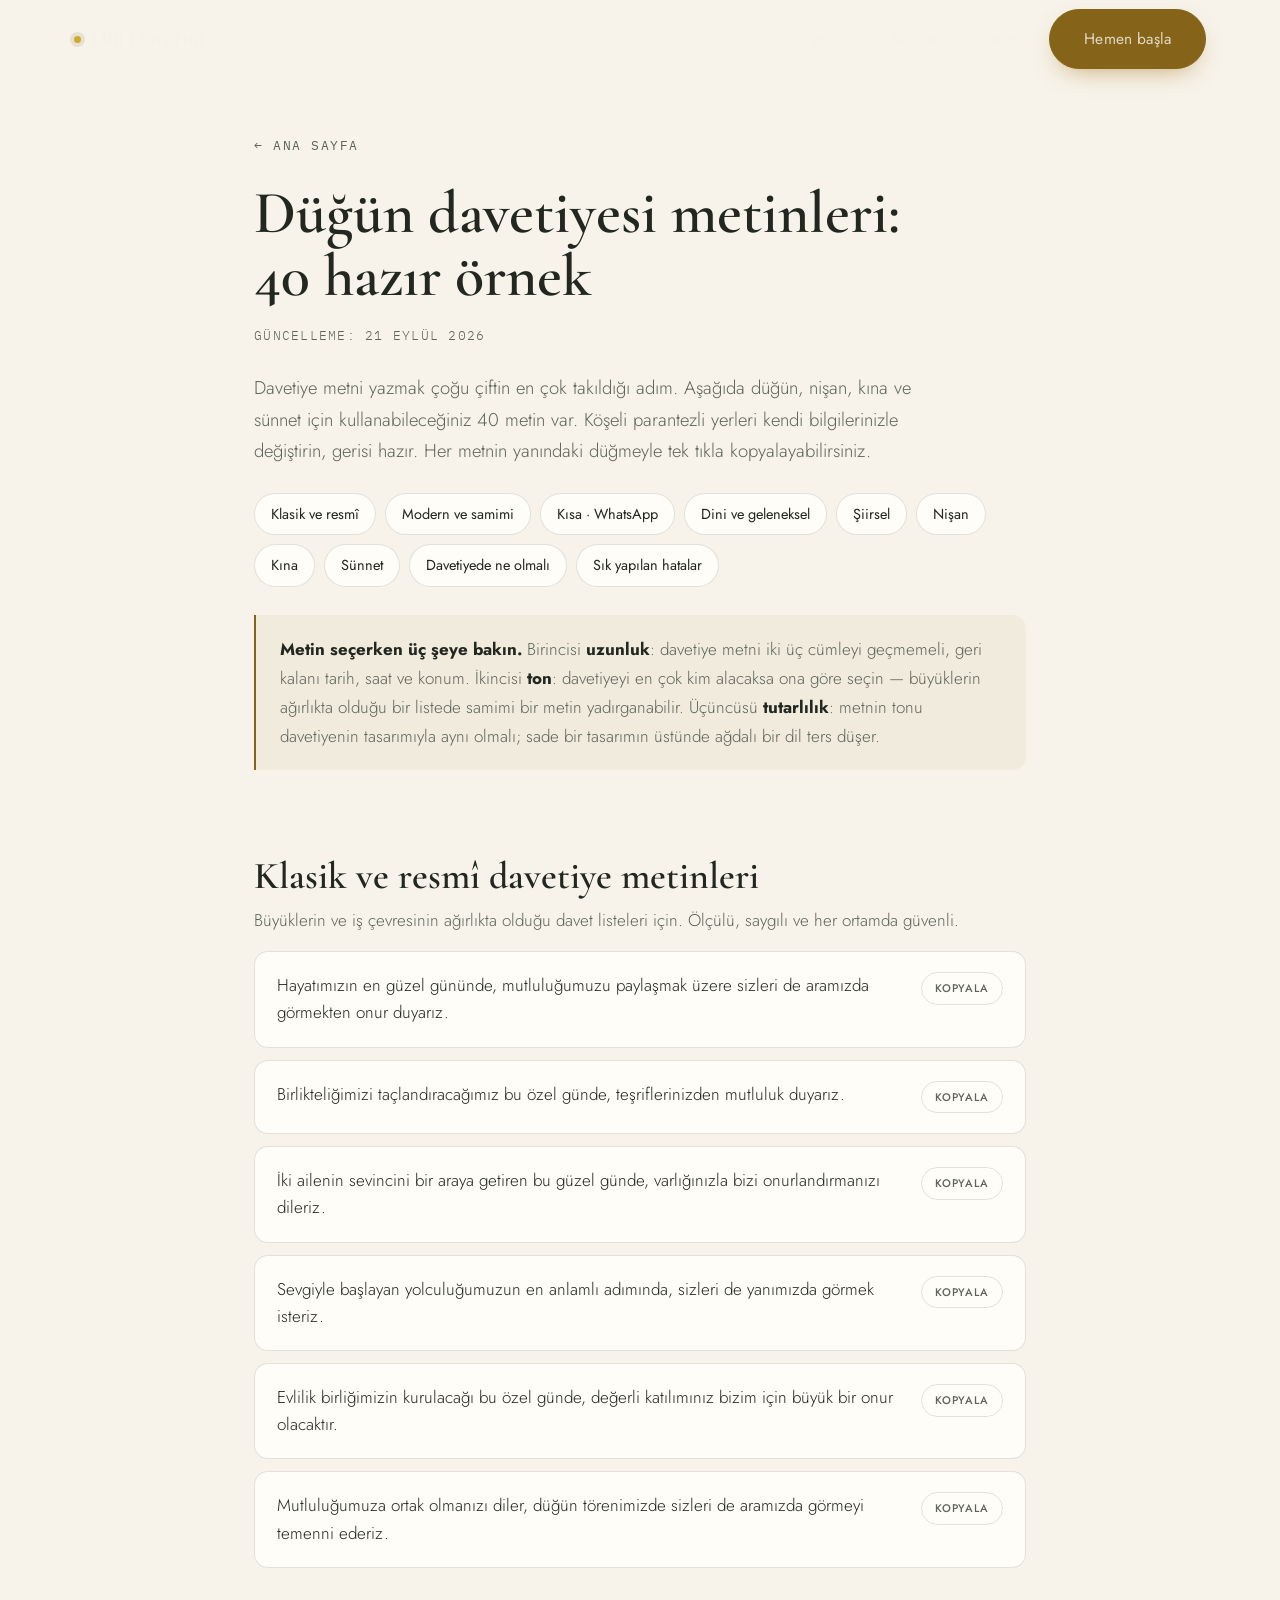
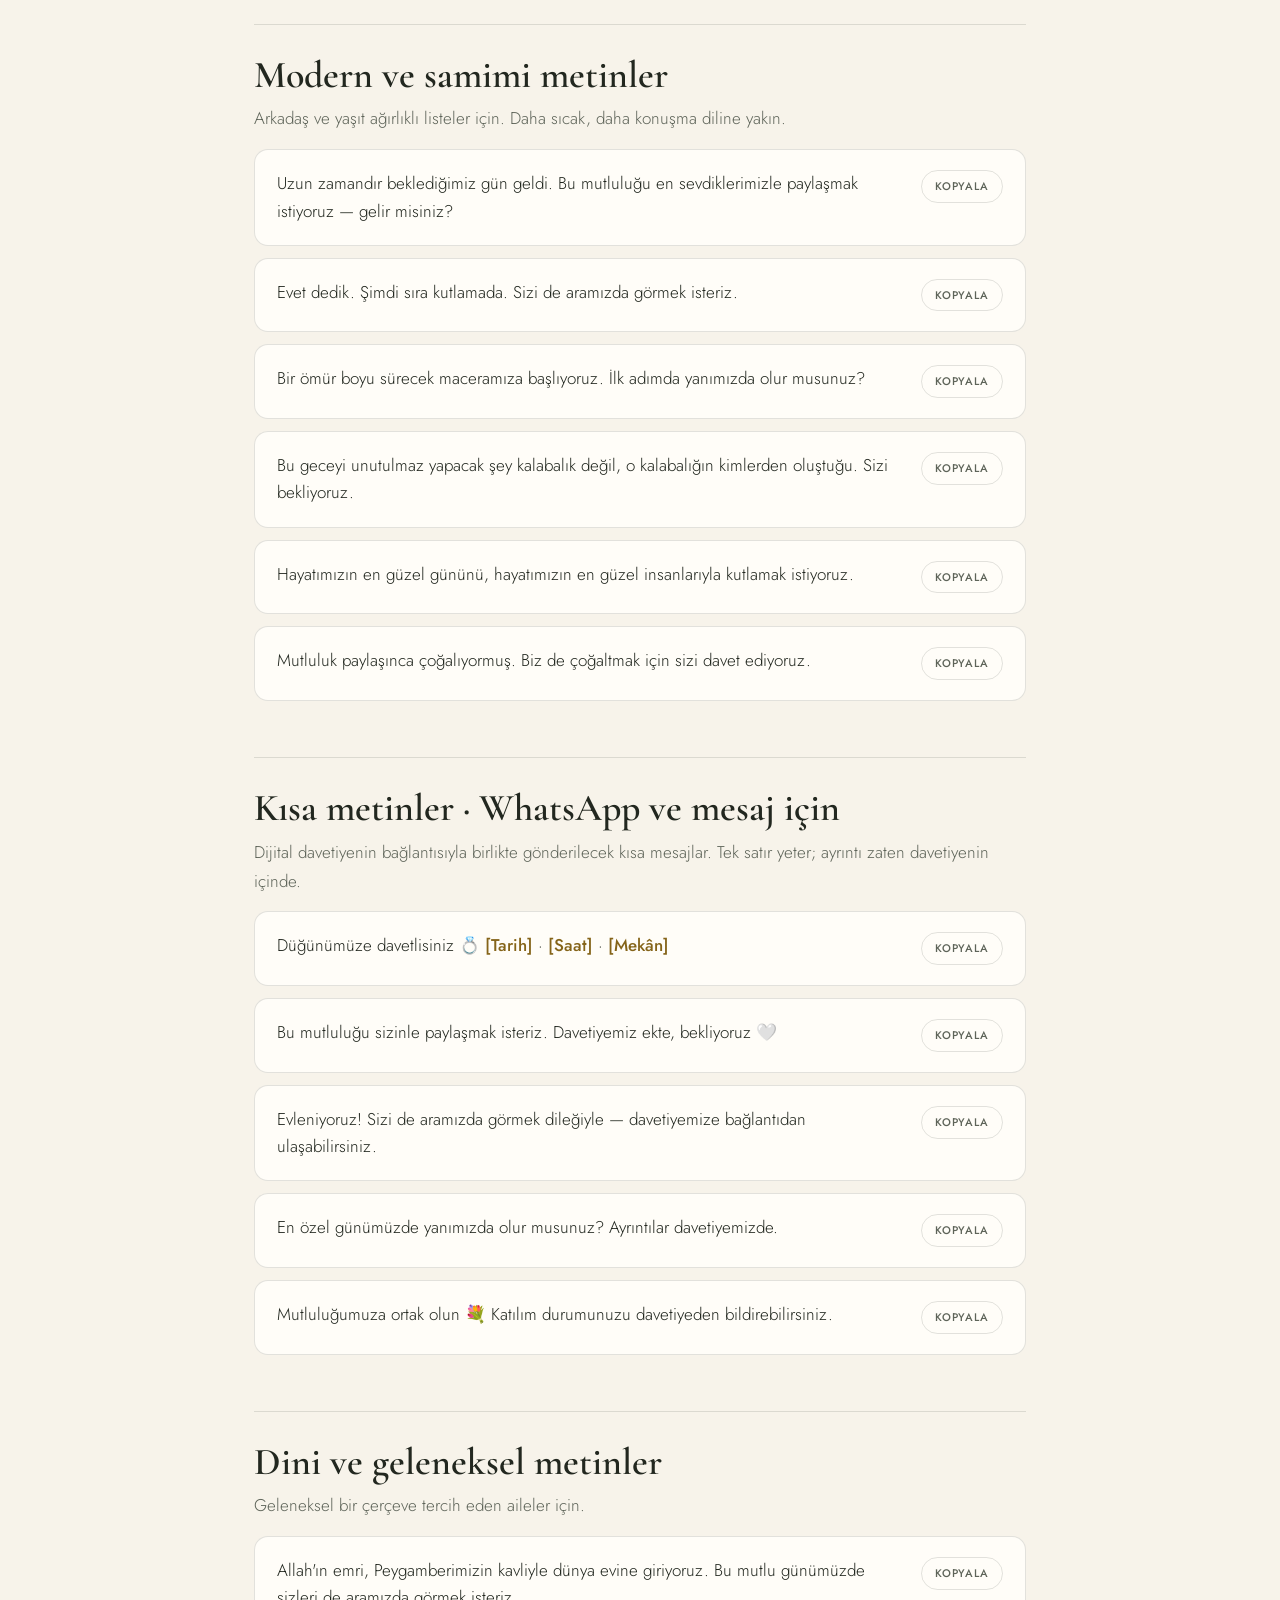
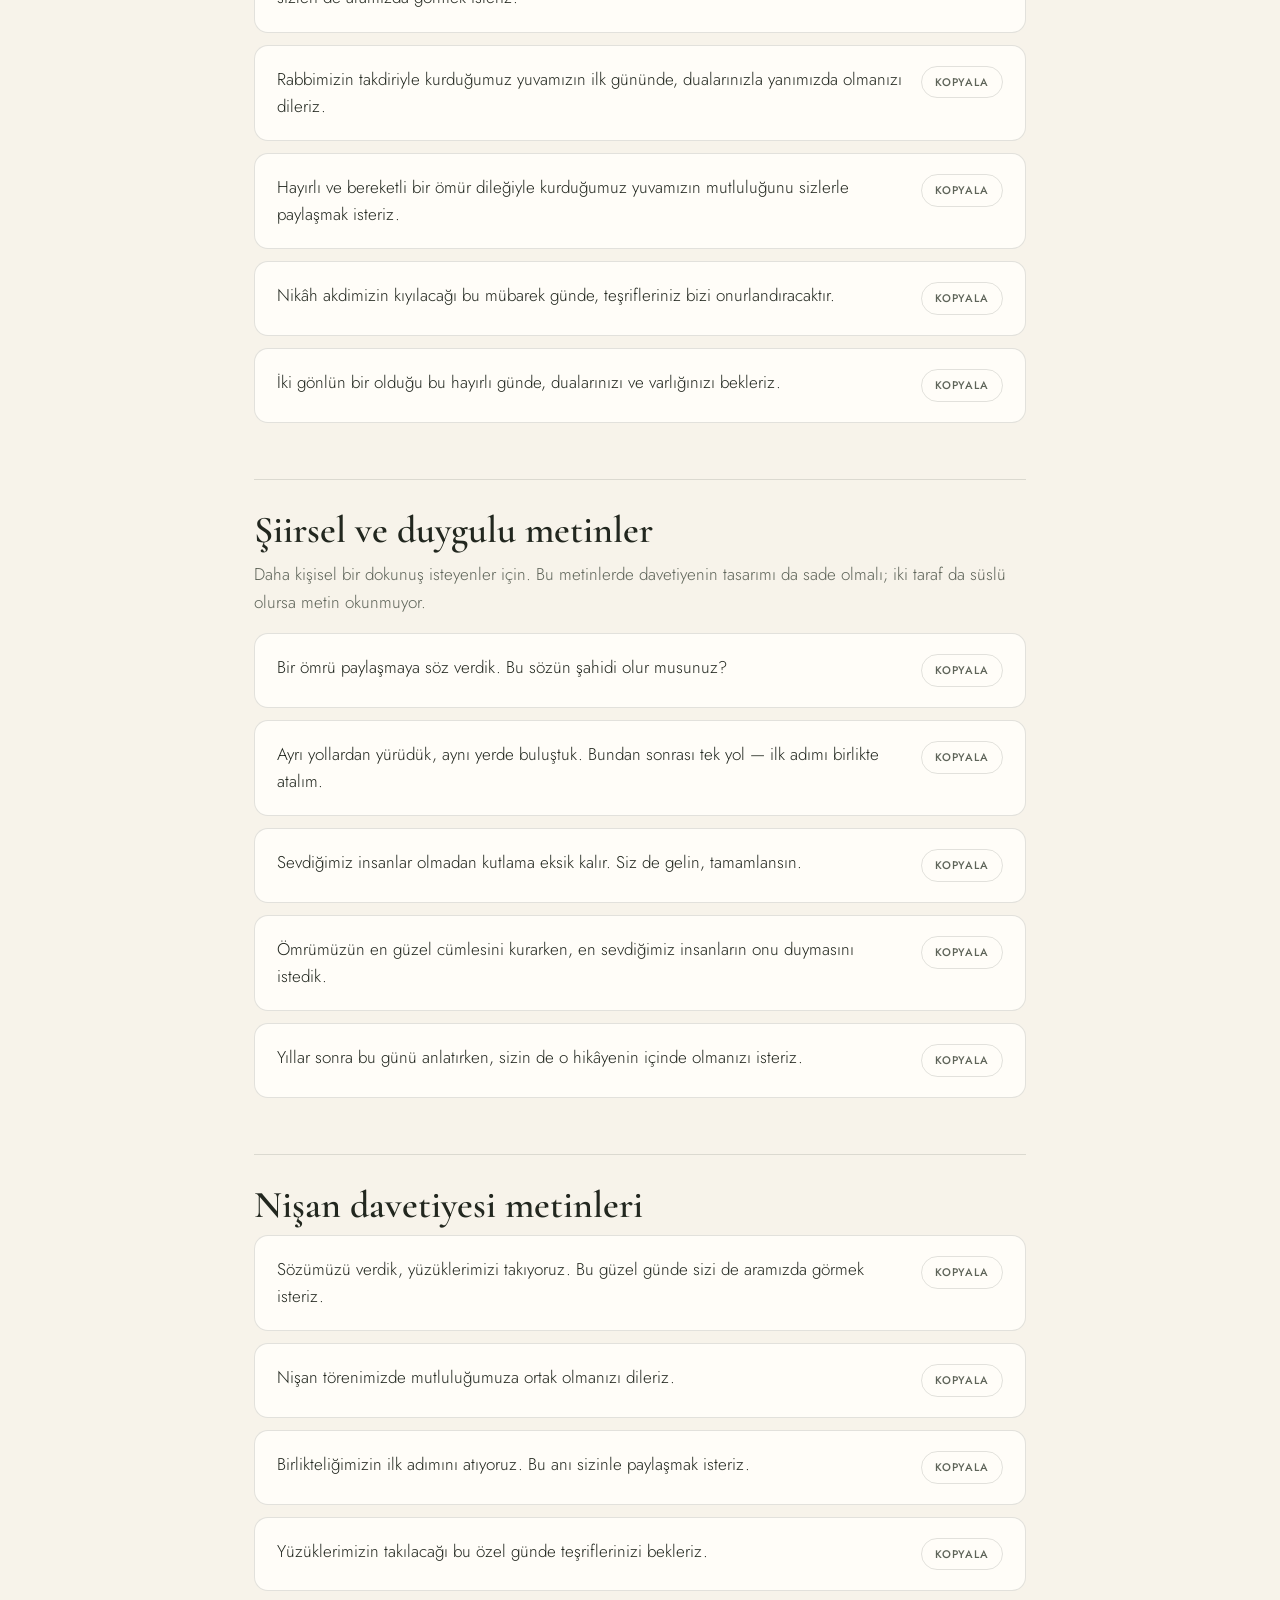
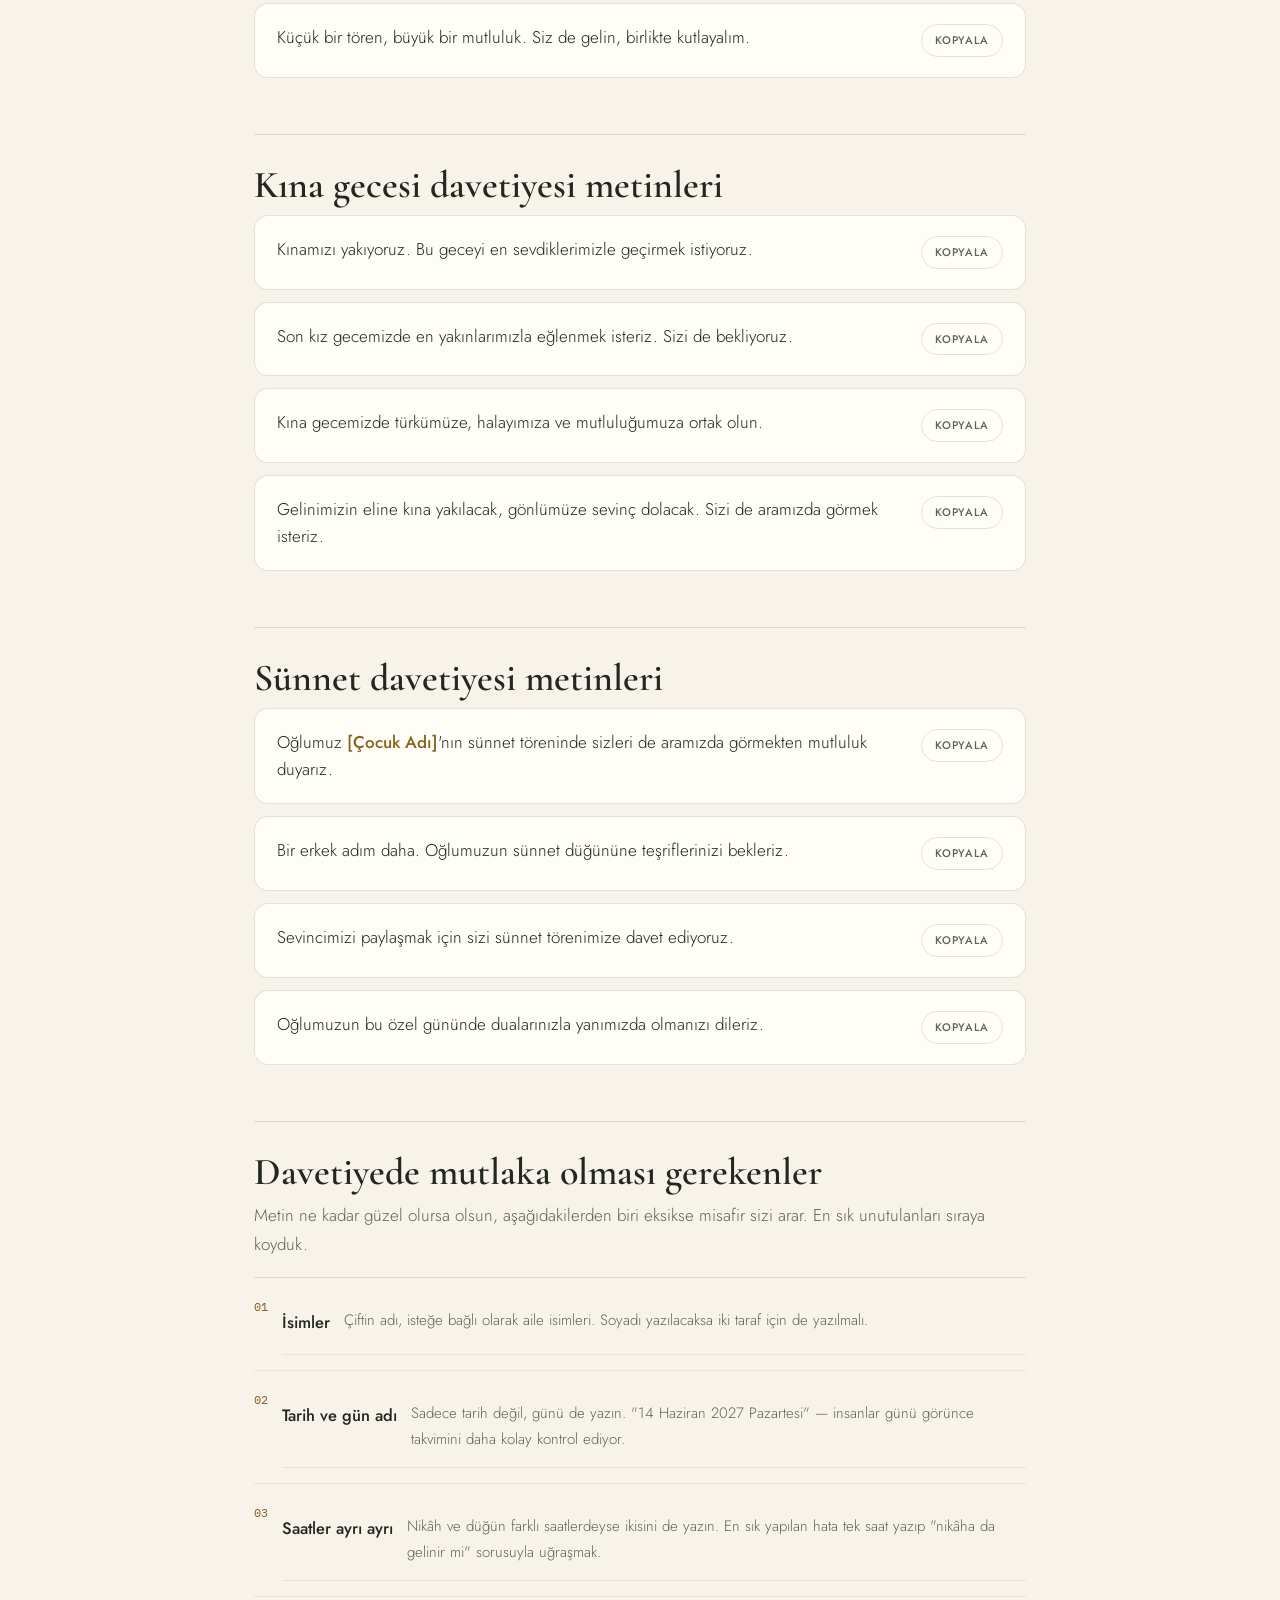
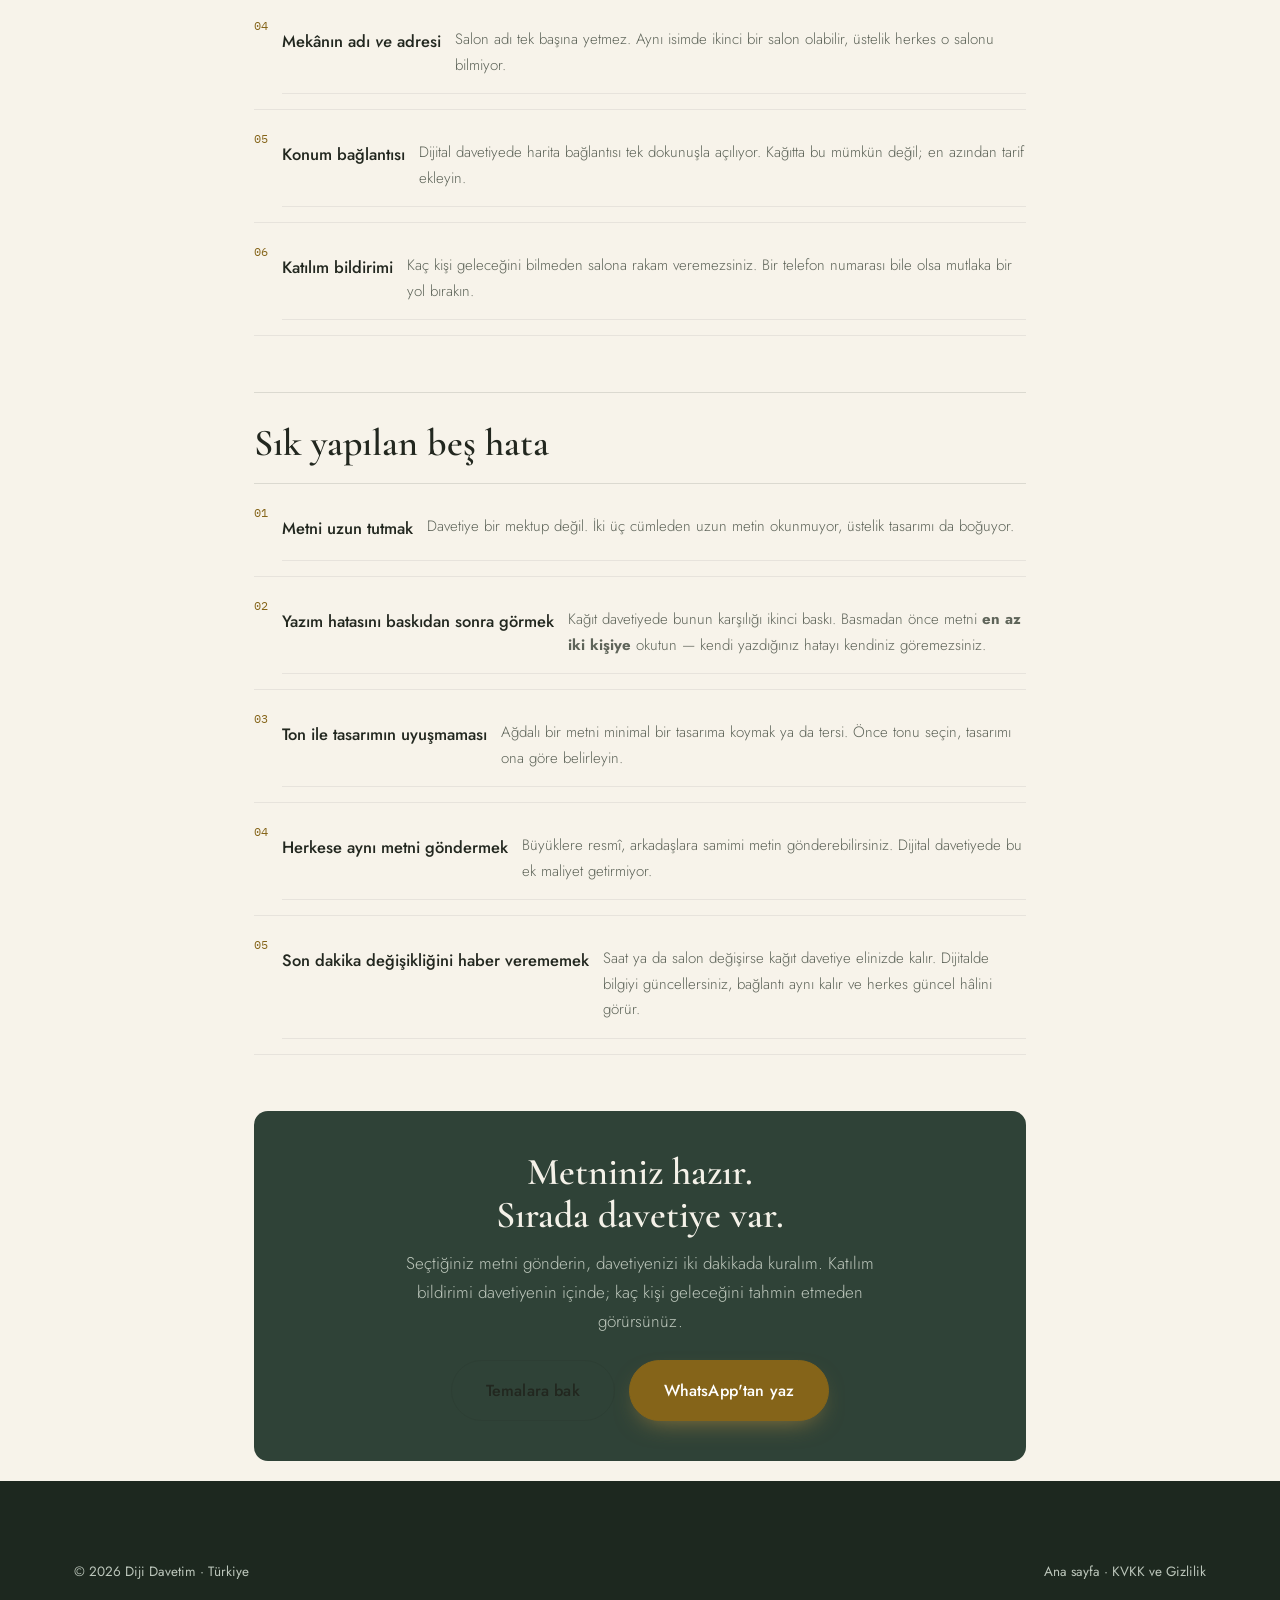
<file: davetiye-metinleri.html>
<!DOCTYPE html>
<html lang="tr">
<head>
<meta charset="UTF-8">
<meta name="viewport" content="width=device-width, initial-scale=1.0">
<title>Düğün Davetiyesi Metinleri: 40 Hazır Örnek | Diji Davetim</title>
<meta name="description" content="Düğün, nişan, kına ve sünnet için 40 hazır davetiye metni. Klasik, modern, dini ve şiirsel örnekler — tek tıkla kopyalayın.">
<link rel="canonical" href="https://dijital-davetiye-web-site.vercel.app/davetiye-metinleri.html">
<meta name="theme-color" content="#2f4237">
<meta name="robots" content="index,follow">

<meta property="og:type" content="article">
<meta property="og:locale" content="tr_TR">
<meta property="og:site_name" content="Diji Davetim">
<meta property="og:title" content="Düğün Davetiyesi Metinleri: 40 Hazır Örnek">
<meta property="og:description" content="Düğün, nişan, kına ve sünnet için hazır davetiye metinleri. Kopyala, isimleri değiştir, gönder.">
<meta property="og:url" content="https://dijital-davetiye-web-site.vercel.app/davetiye-metinleri.html">
<meta property="og:image" content="https://dijital-davetiye-web-site.vercel.app/assets/og.jpg">
<meta name="twitter:card" content="summary_large_image">

<link rel="icon" type="image/svg+xml" href="assets/favicon.svg">
<link rel="preconnect" href="https://fonts.googleapis.com">
<link rel="preconnect" href="https://fonts.gstatic.com" crossorigin>
<link href="https://fonts.googleapis.com/css2?family=Cormorant+Garamond:ital,wght@0,500;0,600;1,500;1,600&family=IBM+Plex+Mono:wght@400;500&family=Jost:wght@300;400;500&display=swap" rel="stylesheet">
<link rel="stylesheet" href="css/style.css">
<script>document.documentElement.classList.add("js");</script>

<script type="application/ld+json">
{
  "@context":"https://schema.org","@type":"Article",
  "headline":"Düğün Davetiyesi Metinleri: 40 Hazır Örnek ve Sözler",
  "description":"Düğün, nişan, kına ve sünnet davetiyesi için hazır metinler; davetiyede bulunması gerekenler ve sık yapılan hatalar.",
  "inLanguage":"tr-TR",
  "datePublished":"2026-09-21",
  "dateModified":"2026-09-21",
  "mainEntityOfPage":"https://dijital-davetiye-web-site.vercel.app/davetiye-metinleri.html",
  "image":"https://dijital-davetiye-web-site.vercel.app/assets/og.jpg",
  "author":{"@type":"Organization","name":"Diji Davetim"},
  "publisher":{
    "@type":"Organization","name":"Diji Davetim",
    "url":"https://dijital-davetiye-web-site.vercel.app/"
  }
}
</script>
<script type="application/ld+json">
{
  "@context":"https://schema.org","@type":"BreadcrumbList",
  "itemListElement":[
    {"@type":"ListItem","position":1,"name":"Ana sayfa","item":"https://dijital-davetiye-web-site.vercel.app/"},
    {"@type":"ListItem","position":2,"name":"Düğün davetiyesi metinleri","item":"https://dijital-davetiye-web-site.vercel.app/davetiye-metinleri.html"}
  ]
}
</script>

<style>
/* Yazı sayfası: okunur genişlik, kopyalanabilir metin kartları */
.doc{max-width:820px;margin-inline:auto;padding-block:130px 20px}
.doc h1{font-family:var(--f-display);font-weight:600;
  font-size:clamp(36px,5.4vw,60px);line-height:1.04;margin-bottom:18px}
.doc .upd{font-family:var(--f-mono);font-size:12.5px;letter-spacing:.1em;
  text-transform:uppercase;color:var(--ink-soft);margin-bottom:26px}
.doc .intro{font-size:18.5px;color:var(--ink-soft);font-weight:300;max-width:62ch}
.doc h2{font-family:var(--f-display);font-weight:600;font-size:clamp(27px,3.6vw,38px);
  margin:56px 0 8px;padding-top:30px;border-top:1px solid var(--line)}
.doc h2:first-of-type{border-top:0}
.doc h3{font-size:19px;font-weight:500;margin:34px 0 10px}
.doc p{color:var(--ink-soft);font-weight:300}
.doc .kicker{margin-top:10px}
.back{display:inline-flex;align-items:center;gap:8px;margin-bottom:26px;
  font-family:var(--f-mono);font-size:12.5px;letter-spacing:.12em;text-transform:uppercase;
  color:var(--ink-soft)}
.back:hover{color:var(--gold)}

/* metin kartı */
.t{background:var(--card);border:1px solid var(--line);border-radius:var(--r-lg);
  padding:20px 22px;margin-bottom:12px;display:grid;
  grid-template-columns:1fr auto;gap:16px;align-items:start;transition:var(--t)}
.t:hover{border-color:var(--gold);box-shadow:var(--shadow-s)}
.t p{margin:0;font-size:17px;line-height:1.6;color:var(--ink);font-weight:300}
.t .ph{color:var(--gold);font-weight:500;white-space:nowrap}
.tbtn{font:inherit;font-size:11px;font-weight:500;letter-spacing:.08em;text-transform:uppercase;
  background:transparent;color:var(--ink-soft);border:1px solid var(--line);
  padding:6px 13px;border-radius:999px;cursor:pointer;transition:var(--t);white-space:nowrap}
.tbtn:hover{border-color:var(--gold);color:var(--gold)}
.tbtn.ok{border-color:var(--ok);color:var(--ok)}

.tip{background:var(--cream-2);border-left:2px solid var(--gold);
  padding:20px 24px;margin:28px 0;border-radius:0 var(--r-lg) var(--r-lg) 0}
.tip p:last-child{margin-bottom:0}
.tip strong{color:var(--ink)}

.checks{display:flex;flex-direction:column;gap:0;margin-top:18px;border-top:1px solid var(--line)}
.checks div{padding:15px 0;border-bottom:1px solid rgba(23,24,28,.07);
  display:grid;grid-template-columns:auto 1fr;gap:14px;align-items:start}
.checks b{display:block;color:var(--ink);font-weight:500;font-size:16.5px;margin-bottom:3px}
.checks span.n{font-family:var(--f-mono);font-size:12px;color:var(--gold);padding-top:4px}
.checks p{margin:0;font-size:15px}

.jump{display:flex;flex-wrap:wrap;gap:9px;margin:26px 0 6px}
.jump a{border:1px solid var(--line);border-radius:999px;padding:8px 16px;font-size:14.5px;
  background:var(--card);text-decoration:none;color:var(--ink);transition:var(--t)}
.jump a:hover{border-color:var(--gold);color:var(--gold)}

.endcta{background:var(--sage);color:var(--on-dark);border-radius:var(--r-lg);
  padding:40px 36px;margin:56px 0 0;text-align:center}
.endcta h2{border-top:0;padding-top:0;margin:0 0 12px;color:var(--on-dark)}
.endcta p{color:var(--on-dark-soft);max-width:52ch;margin-inline:auto}
.endcta .btn-row{justify-content:center;margin-top:24px}
</style>
</head>
<body>

<header class="hdr stuck" id="hdr">
  <div class="wrap hdr__in">
    <a href="/" class="logo"><i aria-hidden="true"></i>Diji Davetim</a>
    <button class="burger" id="burger" aria-label="Menüyü aç" aria-expanded="false" aria-controls="nav">
      <i aria-hidden="true"></i><i aria-hidden="true"></i><i aria-hidden="true"></i>
    </button>
    <nav class="nav" id="nav" aria-label="Ana menü">
      <a href="/#neler">Ne yapıyor</a>
      <a href="/#temalar">Temalar</a>
      <a href="/#fiyat">Fiyatlar</a>
      <a href="/#iletisim" class="btn btn--gold"><span>Hemen başla</span></a>
    </nav>
  </div>
</header>

<main class="wrap doc">
  <a href="/" class="back">&larr; Ana sayfa</a>

  <h1>Düğün davetiyesi metinleri:<br>40 hazır örnek</h1>
  <p class="upd">Güncelleme: 21 Eylül 2026</p>
  <p class="intro">Davetiye metni yazmak çoğu çiftin en çok takıldığı adım. Aşağıda
  düğün, nişan, kına ve sünnet için kullanabileceğiniz 40 metin var. Köşeli parantezli
  yerleri kendi bilgilerinizle değiştirin, gerisi hazır. Her metnin yanındaki düğmeyle
  tek tıkla kopyalayabilirsiniz.</p>

  <nav class="jump" aria-label="Bölümler">
    <a href="#klasik">Klasik ve resmî</a>
    <a href="#modern">Modern ve samimi</a>
    <a href="#kisa">Kısa · WhatsApp</a>
    <a href="#dini">Dini ve geleneksel</a>
    <a href="#siirsel">Şiirsel</a>
    <a href="#nisan">Nişan</a>
    <a href="#kina">Kına</a>
    <a href="#sunnet">Sünnet</a>
    <a href="#olmali">Davetiyede ne olmalı</a>
    <a href="#hatalar">Sık yapılan hatalar</a>
  </nav>

  <div class="tip">
    <p><strong>Metin seçerken üç şeye bakın.</strong> Birincisi <strong>uzunluk</strong>:
    davetiye metni iki üç cümleyi geçmemeli, geri kalanı tarih, saat ve konum.
    İkincisi <strong>ton</strong>: davetiyeyi en çok kim alacaksa ona göre seçin —
    büyüklerin ağırlıkta olduğu bir listede samimi bir metin yadırganabilir.
    Üçüncüsü <strong>tutarlılık</strong>: metnin tonu davetiyenin tasarımıyla aynı
    olmalı; sade bir tasarımın üstünde ağdalı bir dil ters düşer.</p>
  </div>

  <h2 id="klasik">Klasik ve resmî davetiye metinleri</h2>
  <p>Büyüklerin ve iş çevresinin ağırlıkta olduğu davet listeleri için. Ölçülü,
  saygılı ve her ortamda güvenli.</p>

  <div class="t"><p>Hayatımızın en güzel gününde, mutluluğumuzu paylaşmak üzere
  sizleri de aramızda görmekten onur duyarız.</p><button class="tbtn">Kopyala</button></div>

  <div class="t"><p>Birlikteliğimizi taçlandıracağımız bu özel günde, teşriflerinizden
  mutluluk duyarız.</p><button class="tbtn">Kopyala</button></div>

  <div class="t"><p>İki ailenin sevincini bir araya getiren bu güzel günde,
  varlığınızla bizi onurlandırmanızı dileriz.</p><button class="tbtn">Kopyala</button></div>

  <div class="t"><p>Sevgiyle başlayan yolculuğumuzun en anlamlı adımında, sizleri de
  yanımızda görmek isteriz.</p><button class="tbtn">Kopyala</button></div>

  <div class="t"><p>Evlilik birliğimizin kurulacağı bu özel günde, değerli katılımınız
  bizim için büyük bir onur olacaktır.</p><button class="tbtn">Kopyala</button></div>

  <div class="t"><p>Mutluluğumuza ortak olmanızı diler, düğün törenimizde sizleri de
  aramızda görmeyi temenni ederiz.</p><button class="tbtn">Kopyala</button></div>

  <h2 id="modern">Modern ve samimi metinler</h2>
  <p>Arkadaş ve yaşıt ağırlıklı listeler için. Daha sıcak, daha konuşma diline yakın.</p>

  <div class="t"><p>Uzun zamandır beklediğimiz gün geldi. Bu mutluluğu en
  sevdiklerimizle paylaşmak istiyoruz — gelir misiniz?</p><button class="tbtn">Kopyala</button></div>

  <div class="t"><p>Evet dedik. Şimdi sıra kutlamada. Sizi de aramızda görmek isteriz.</p>
  <button class="tbtn">Kopyala</button></div>

  <div class="t"><p>Bir ömür boyu sürecek maceramıza başlıyoruz. İlk adımda yanımızda
  olur musunuz?</p><button class="tbtn">Kopyala</button></div>

  <div class="t"><p>Bu geceyi unutulmaz yapacak şey kalabalık değil, o kalabalığın
  kimlerden oluştuğu. Sizi bekliyoruz.</p><button class="tbtn">Kopyala</button></div>

  <div class="t"><p>Hayatımızın en güzel gününü, hayatımızın en güzel insanlarıyla
  kutlamak istiyoruz.</p><button class="tbtn">Kopyala</button></div>

  <div class="t"><p>Mutluluk paylaşınca çoğalıyormuş. Biz de çoğaltmak için sizi
  davet ediyoruz.</p><button class="tbtn">Kopyala</button></div>

  <h2 id="kisa">Kısa metinler · WhatsApp ve mesaj için</h2>
  <p>Dijital davetiyenin bağlantısıyla birlikte gönderilecek kısa mesajlar.
  Tek satır yeter; ayrıntı zaten davetiyenin içinde.</p>

  <div class="t"><p>Düğünümüze davetlisiniz 💍 <span class="ph">[Tarih]</span> ·
  <span class="ph">[Saat]</span> · <span class="ph">[Mekân]</span></p>
  <button class="tbtn">Kopyala</button></div>

  <div class="t"><p>Bu mutluluğu sizinle paylaşmak isteriz. Davetiyemiz ekte, bekliyoruz 🤍</p>
  <button class="tbtn">Kopyala</button></div>

  <div class="t"><p>Evleniyoruz! Sizi de aramızda görmek dileğiyle — davetiyemize
  bağlantıdan ulaşabilirsiniz.</p><button class="tbtn">Kopyala</button></div>

  <div class="t"><p>En özel günümüzde yanımızda olur musunuz? Ayrıntılar davetiyemizde.</p>
  <button class="tbtn">Kopyala</button></div>

  <div class="t"><p>Mutluluğumuza ortak olun 💐 Katılım durumunuzu davetiyeden
  bildirebilirsiniz.</p><button class="tbtn">Kopyala</button></div>

  <h2 id="dini">Dini ve geleneksel metinler</h2>
  <p>Geleneksel bir çerçeve tercih eden aileler için.</p>

  <div class="t"><p>Allah'ın emri, Peygamberimizin kavliyle dünya evine giriyoruz.
  Bu mutlu günümüzde sizleri de aramızda görmek isteriz.</p><button class="tbtn">Kopyala</button></div>

  <div class="t"><p>Rabbimizin takdiriyle kurduğumuz yuvamızın ilk gününde,
  dualarınızla yanımızda olmanızı dileriz.</p><button class="tbtn">Kopyala</button></div>

  <div class="t"><p>Hayırlı ve bereketli bir ömür dileğiyle kurduğumuz yuvamızın
  mutluluğunu sizlerle paylaşmak isteriz.</p><button class="tbtn">Kopyala</button></div>

  <div class="t"><p>Nikâh akdimizin kıyılacağı bu mübarek günde, teşrifleriniz bizi
  onurlandıracaktır.</p><button class="tbtn">Kopyala</button></div>

  <div class="t"><p>İki gönlün bir olduğu bu hayırlı günde, dualarınızı ve
  varlığınızı bekleriz.</p><button class="tbtn">Kopyala</button></div>

  <h2 id="siirsel">Şiirsel ve duygulu metinler</h2>
  <p>Daha kişisel bir dokunuş isteyenler için. Bu metinlerde davetiyenin tasarımı da
  sade olmalı; iki taraf da süslü olursa metin okunmuyor.</p>

  <div class="t"><p>Bir ömrü paylaşmaya söz verdik. Bu sözün şahidi olur musunuz?</p>
  <button class="tbtn">Kopyala</button></div>

  <div class="t"><p>Ayrı yollardan yürüdük, aynı yerde buluştuk. Bundan sonrası tek
  yol — ilk adımı birlikte atalım.</p><button class="tbtn">Kopyala</button></div>

  <div class="t"><p>Sevdiğimiz insanlar olmadan kutlama eksik kalır. Siz de gelin,
  tamamlansın.</p><button class="tbtn">Kopyala</button></div>

  <div class="t"><p>Ömrümüzün en güzel cümlesini kurarken, en sevdiğimiz insanların
  onu duymasını istedik.</p><button class="tbtn">Kopyala</button></div>

  <div class="t"><p>Yıllar sonra bu günü anlatırken, sizin de o hikâyenin içinde
  olmanızı isteriz.</p><button class="tbtn">Kopyala</button></div>

  <h2 id="nisan">Nişan davetiyesi metinleri</h2>

  <div class="t"><p>Sözümüzü verdik, yüzüklerimizi takıyoruz. Bu güzel günde sizi de
  aramızda görmek isteriz.</p><button class="tbtn">Kopyala</button></div>

  <div class="t"><p>Nişan törenimizde mutluluğumuza ortak olmanızı dileriz.</p>
  <button class="tbtn">Kopyala</button></div>

  <div class="t"><p>Birlikteliğimizin ilk adımını atıyoruz. Bu anı sizinle paylaşmak isteriz.</p>
  <button class="tbtn">Kopyala</button></div>

  <div class="t"><p>Yüzüklerimizin takılacağı bu özel günde teşriflerinizi bekleriz.</p>
  <button class="tbtn">Kopyala</button></div>

  <div class="t"><p>Küçük bir tören, büyük bir mutluluk. Siz de gelin, birlikte kutlayalım.</p>
  <button class="tbtn">Kopyala</button></div>

  <h2 id="kina">Kına gecesi davetiyesi metinleri</h2>

  <div class="t"><p>Kınamızı yakıyoruz. Bu geceyi en sevdiklerimizle geçirmek istiyoruz.</p>
  <button class="tbtn">Kopyala</button></div>

  <div class="t"><p>Son kız gecemizde en yakınlarımızla eğlenmek isteriz. Sizi de bekliyoruz.</p>
  <button class="tbtn">Kopyala</button></div>

  <div class="t"><p>Kına gecemizde türkümüze, halayımıza ve mutluluğumuza ortak olun.</p>
  <button class="tbtn">Kopyala</button></div>

  <div class="t"><p>Gelinimizin eline kına yakılacak, gönlümüze sevinç dolacak.
  Sizi de aramızda görmek isteriz.</p><button class="tbtn">Kopyala</button></div>

  <h2 id="sunnet">Sünnet davetiyesi metinleri</h2>

  <div class="t"><p>Oğlumuz <span class="ph">[Çocuk Adı]</span>'nın sünnet töreninde
  sizleri de aramızda görmekten mutluluk duyarız.</p><button class="tbtn">Kopyala</button></div>

  <div class="t"><p>Bir erkek adım daha. Oğlumuzun sünnet düğününe teşriflerinizi bekleriz.</p>
  <button class="tbtn">Kopyala</button></div>

  <div class="t"><p>Sevincimizi paylaşmak için sizi sünnet törenimize davet ediyoruz.</p>
  <button class="tbtn">Kopyala</button></div>

  <div class="t"><p>Oğlumuzun bu özel gününde dualarınızla yanımızda olmanızı dileriz.</p>
  <button class="tbtn">Kopyala</button></div>

  <h2 id="olmali">Davetiyede mutlaka olması gerekenler</h2>
  <p>Metin ne kadar güzel olursa olsun, aşağıdakilerden biri eksikse misafir sizi arar.
  En sık unutulanları sıraya koyduk.</p>

  <div class="checks">
    <div><span class="n">01</span><div><b>İsimler</b>
      <p>Çiftin adı, isteğe bağlı olarak aile isimleri. Soyadı yazılacaksa iki taraf için de yazılmalı.</p></div></div>
    <div><span class="n">02</span><div><b>Tarih ve gün adı</b>
      <p>Sadece tarih değil, günü de yazın. "14 Haziran 2027 Pazartesi" — insanlar günü görünce takvimini daha kolay kontrol ediyor.</p></div></div>
    <div><span class="n">03</span><div><b>Saatler ayrı ayrı</b>
      <p>Nikâh ve düğün farklı saatlerdeyse ikisini de yazın. En sık yapılan hata tek saat yazıp "nikâha da gelinir mi" sorusuyla uğraşmak.</p></div></div>
    <div><span class="n">04</span><div><b>Mekânın adı <em>ve</em> adresi</b>
      <p>Salon adı tek başına yetmez. Aynı isimde ikinci bir salon olabilir, üstelik herkes o salonu bilmiyor.</p></div></div>
    <div><span class="n">05</span><div><b>Konum bağlantısı</b>
      <p>Dijital davetiyede harita bağlantısı tek dokunuşla açılıyor. Kağıtta bu mümkün değil; en azından tarif ekleyin.</p></div></div>
    <div><span class="n">06</span><div><b>Katılım bildirimi</b>
      <p>Kaç kişi geleceğini bilmeden salona rakam veremezsiniz. Bir telefon numarası bile olsa mutlaka bir yol bırakın.</p></div></div>
  </div>

  <h2 id="hatalar">Sık yapılan beş hata</h2>

  <div class="checks">
    <div><span class="n">01</span><div><b>Metni uzun tutmak</b>
      <p>Davetiye bir mektup değil. İki üç cümleden uzun metin okunmuyor, üstelik tasarımı da boğuyor.</p></div></div>
    <div><span class="n">02</span><div><b>Yazım hatasını baskıdan sonra görmek</b>
      <p>Kağıt davetiyede bunun karşılığı ikinci baskı. Basmadan önce metni <strong>en az iki kişiye</strong> okutun — kendi yazdığınız hatayı kendiniz göremezsiniz.</p></div></div>
    <div><span class="n">03</span><div><b>Ton ile tasarımın uyuşmaması</b>
      <p>Ağdalı bir metni minimal bir tasarıma koymak ya da tersi. Önce tonu seçin, tasarımı ona göre belirleyin.</p></div></div>
    <div><span class="n">04</span><div><b>Herkese aynı metni göndermek</b>
      <p>Büyüklere resmî, arkadaşlara samimi metin gönderebilirsiniz. Dijital davetiyede bu ek maliyet getirmiyor.</p></div></div>
    <div><span class="n">05</span><div><b>Son dakika değişikliğini haber verememek</b>
      <p>Saat ya da salon değişirse kağıt davetiye elinizde kalır. Dijitalde bilgiyi güncellersiniz, bağlantı aynı kalır ve herkes güncel hâlini görür.</p></div></div>
  </div>

  <div class="endcta">
    <h2 class="t-2" style="font-family:var(--f-display)">Metniniz hazır.<br>Sırada davetiye var.</h2>
    <p>Seçtiğiniz metni gönderin, davetiyenizi iki dakikada kuralım. Katılım bildirimi
    davetiyenin içinde; kaç kişi geleceğini tahmin etmeden görürsünüz.</p>
    <div class="btn-row">
      <a href="/#temalar" class="btn btn--line"><span>Temalara bak</span></a>
      <a href="https://wa.me/905424582012" target="_blank" rel="noopener"
         class="btn btn--gold"><span>WhatsApp'tan yaz</span></a>
    </div>
  </div>
</main>

<footer class="ftr">
  <div class="wrap">
    <div class="ftr__btm" style="margin-top:0;border-top:0">
      <span>&copy; <span id="yil">2026</span> Diji Davetim · Türkiye</span>
      <span><a href="/">Ana sayfa</a> · <a href="/kvkk.html">KVKK ve Gizlilik</a></span>
    </div>
  </div>
</footer>

<script src="js/script.js" defer></script>
<script>
// Metin kartlarindaki kopyala dugmeleri. Yer tutucular da metne dahil ediliyor.
document.querySelectorAll(".t .tbtn").forEach(function (btn) {
  btn.addEventListener("click", async function () {
    var p = btn.closest(".t").querySelector("p");
    var text = p.innerText.replace(/\s+/g, " ").trim();
    var ok = false;
    try { await navigator.clipboard.writeText(text); ok = true; }
    catch (e) {
      try {
        var r = document.createRange(); r.selectNodeContents(p);
        var s = getSelection(); s.removeAllRanges(); s.addRange(r);
      } catch (e2) {}
    }
    btn.textContent = ok ? "Kopyalandı" : "Seçildi";
    btn.classList.add("ok");
    setTimeout(function () { btn.textContent = "Kopyala"; btn.classList.remove("ok"); }, 1800);
  });
});
</script>
</body>
</html>
</file>
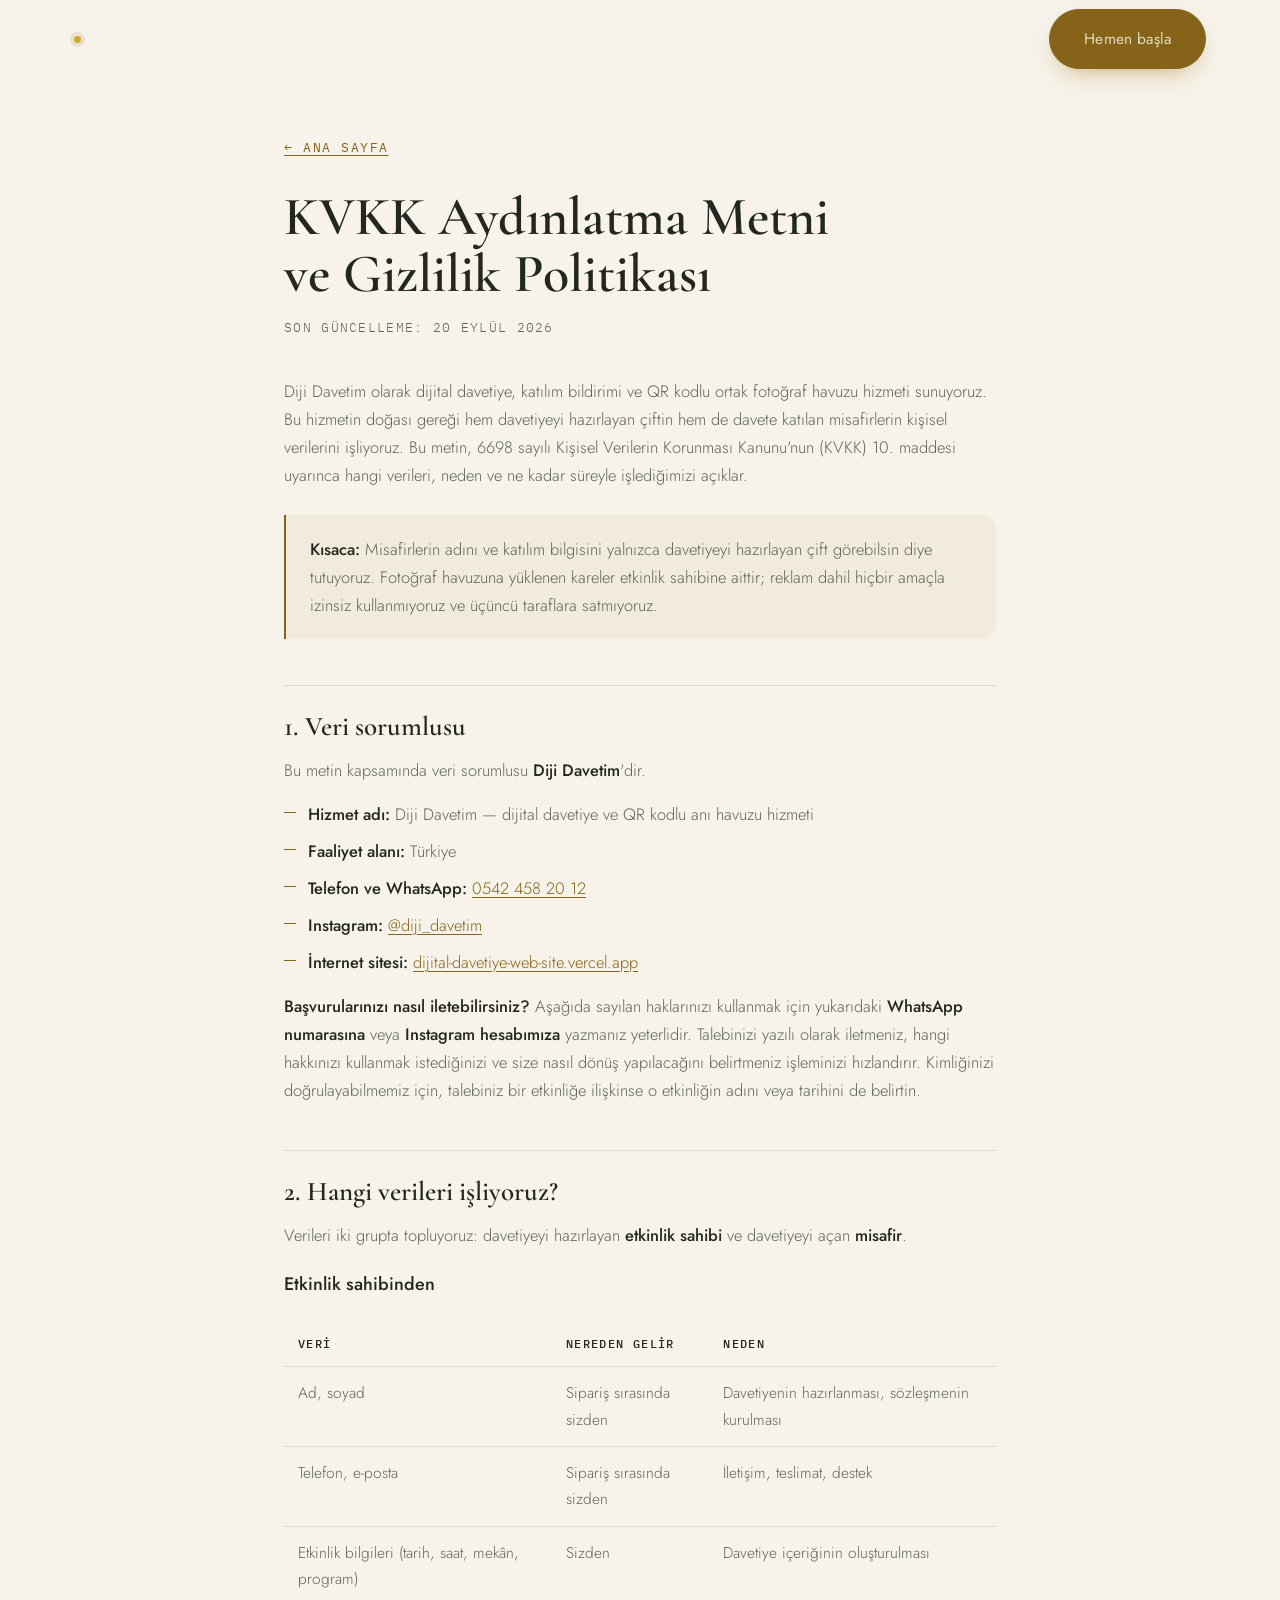
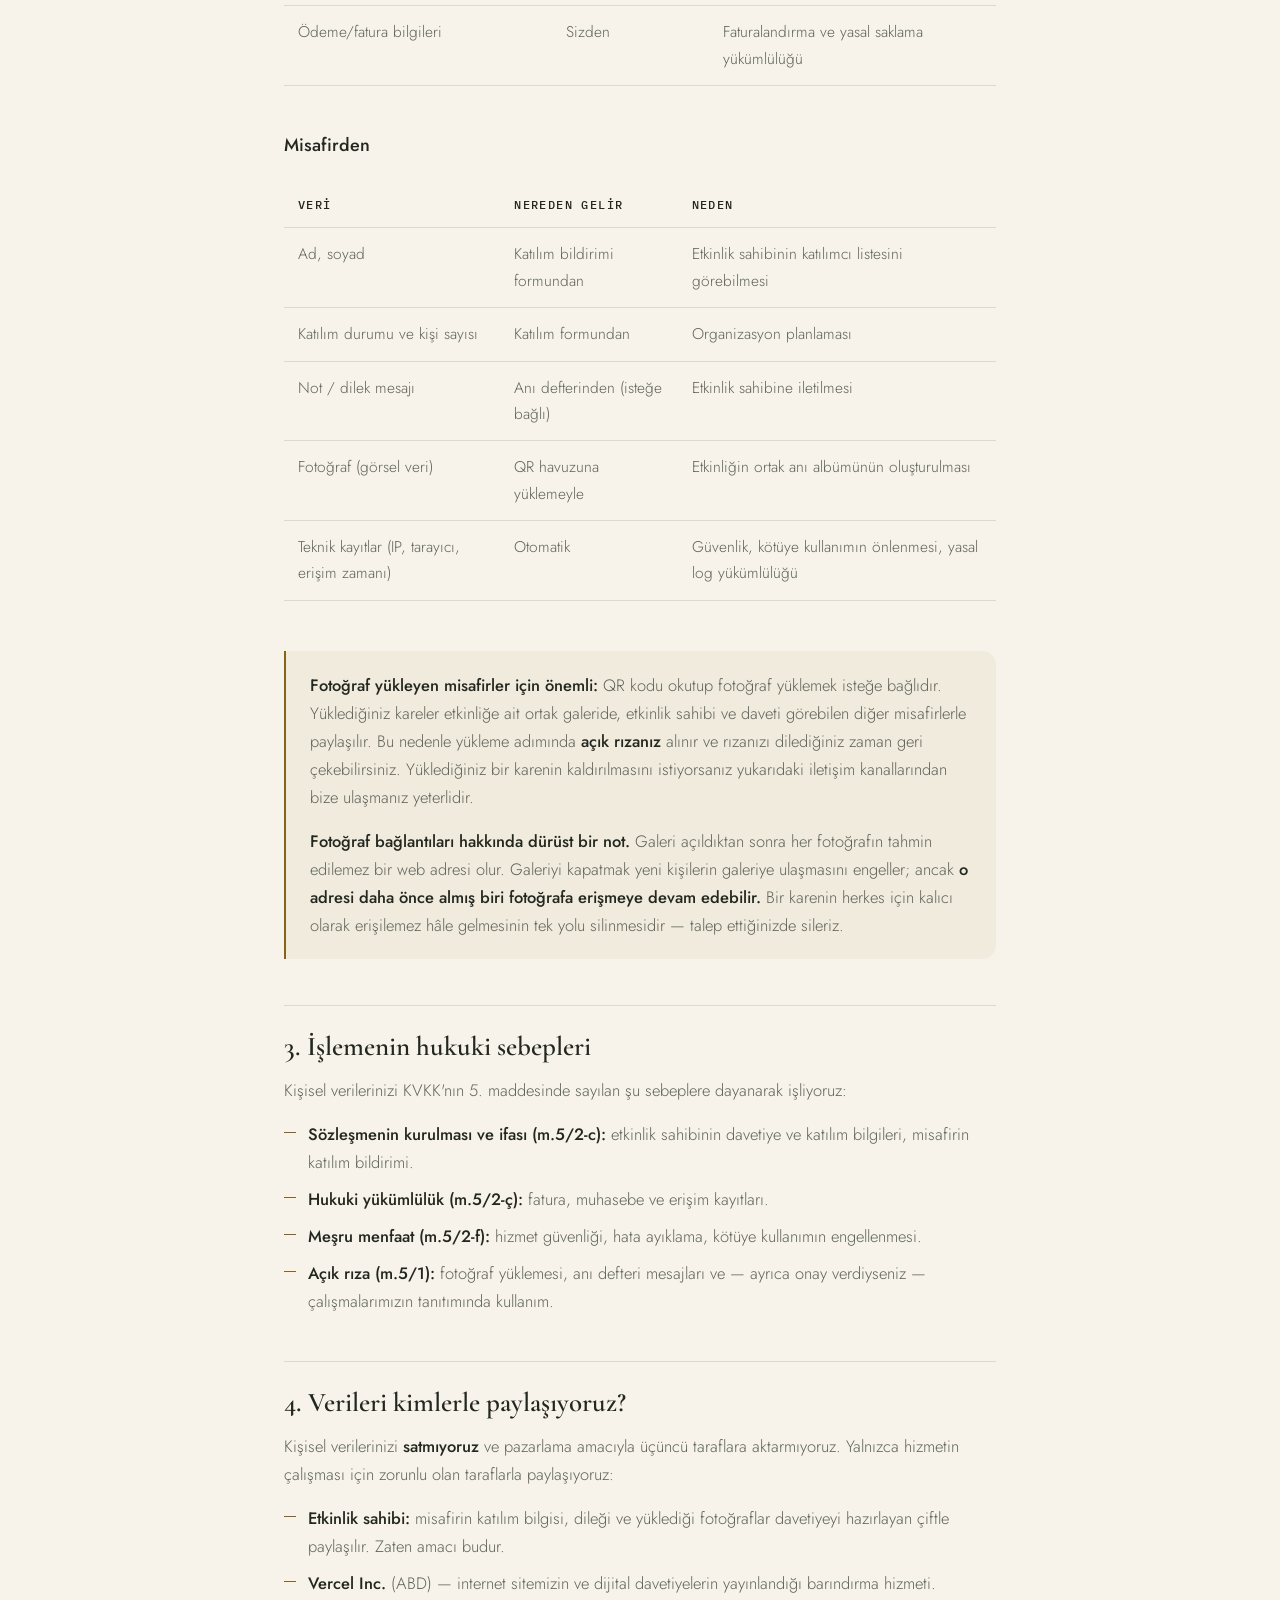
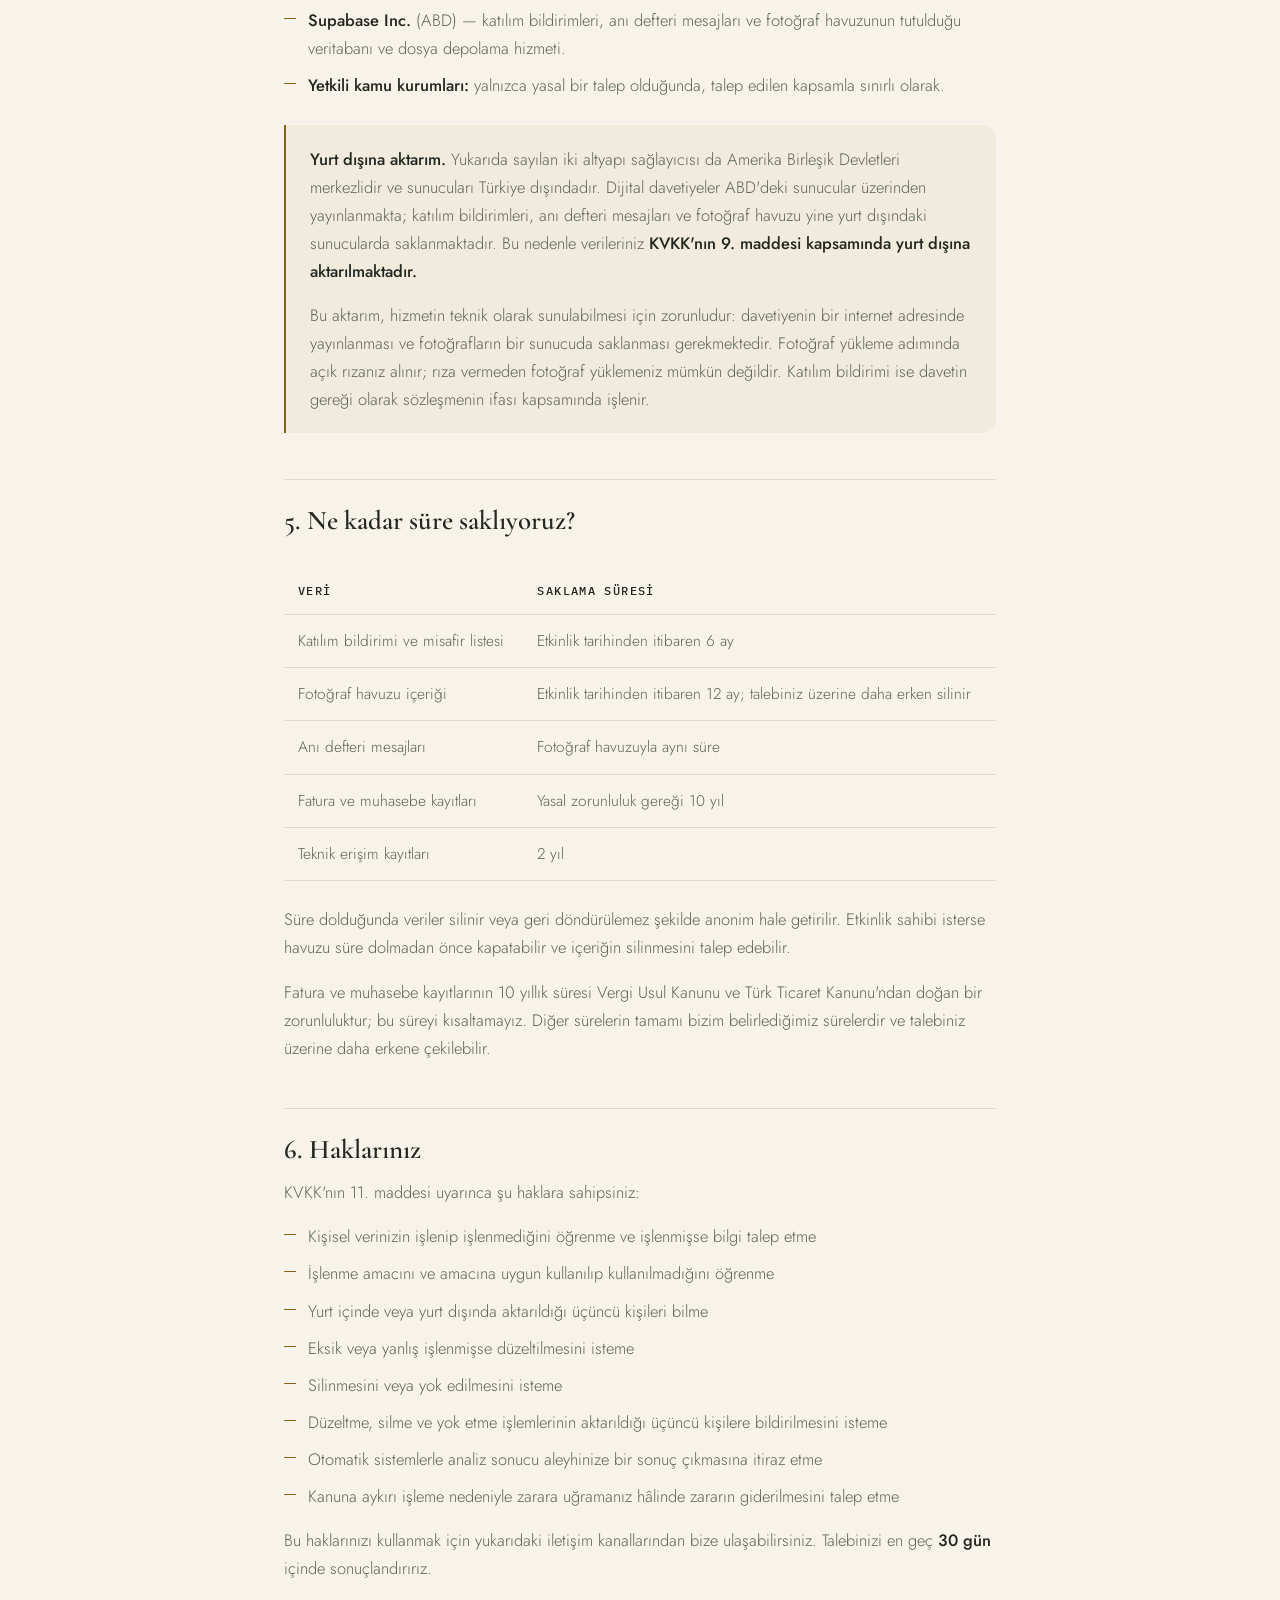
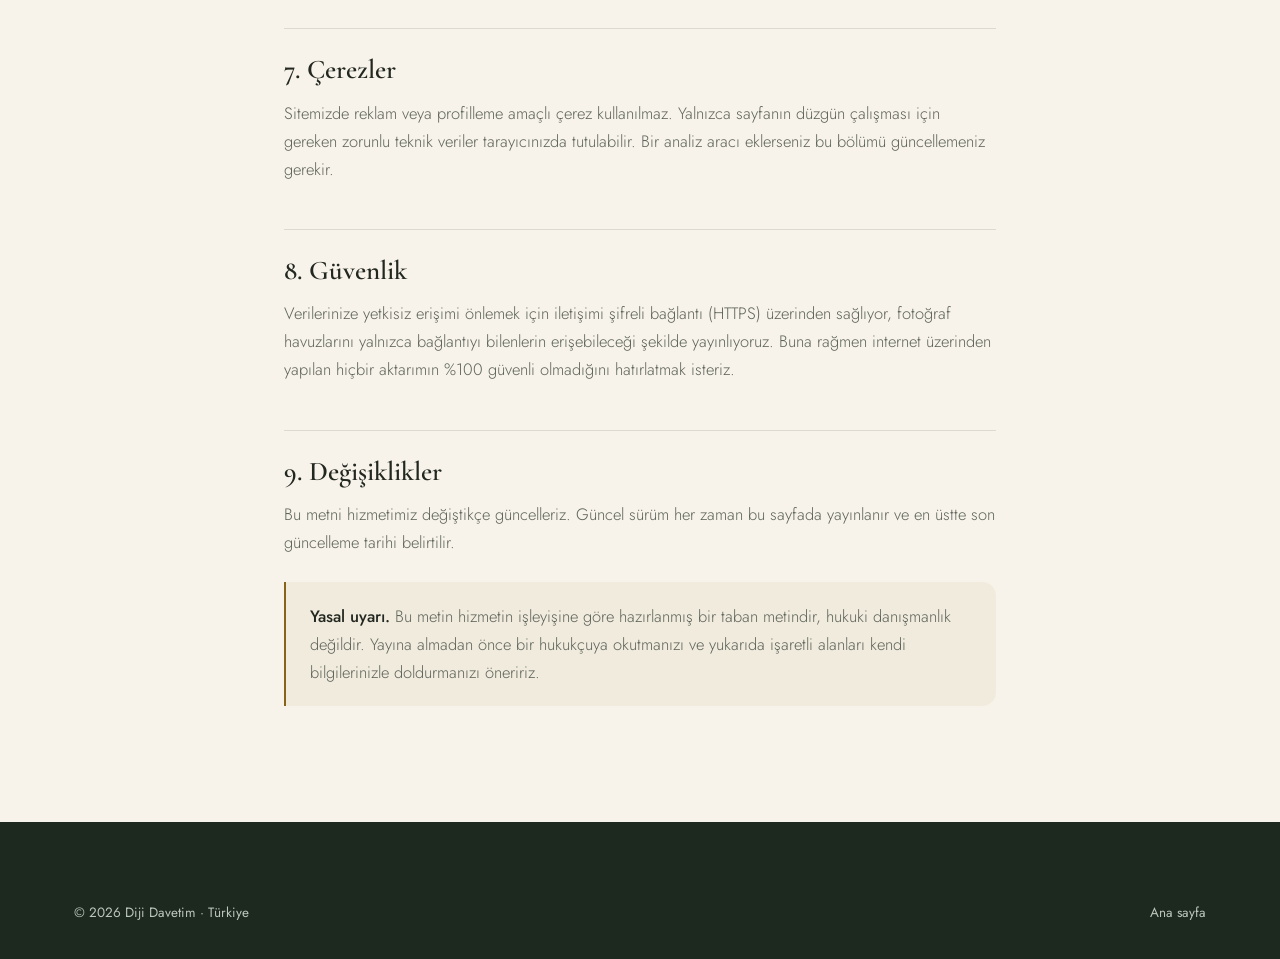
<file: kvkk.html>
<!DOCTYPE html>
<html lang="tr">
<head>
<meta charset="UTF-8">
<meta name="viewport" content="width=device-width, initial-scale=1.0">
<title>KVKK Aydınlatma Metni ve Gizlilik Politikası | Diji Davetim</title>
<meta name="description" content="Diji Davetim kişisel verilerin korunması aydınlatma metni: hangi veriler işleniyor, neden işleniyor, ne kadar saklanıyor, haklarınız neler.">
<meta name="robots" content="index,follow">
<link rel="canonical" href="https://dijital-davetiye-web-site.vercel.app/kvkk.html">
<meta name="theme-color" content="#2f4237">
<link rel="icon" type="image/svg+xml" href="assets/favicon.svg">
<link rel="preconnect" href="https://fonts.googleapis.com">
<link rel="preconnect" href="https://fonts.gstatic.com" crossorigin>
<link href="https://fonts.googleapis.com/css2?family=Cormorant+Garamond:ital,wght@0,500;0,600;1,500&family=IBM+Plex+Mono:wght@400;500&family=Jost:wght@300;400;500&display=swap" rel="stylesheet">
<link rel="stylesheet" href="css/style.css">
<script>document.documentElement.classList.add("js");</script>
<style>
/* Yalnızca metin sayfaları için: okunur genişlik ve başlık hiyerarşisi */
.doc{max-width:760px;margin-inline:auto;padding-block:132px 90px}
.doc h1{font-family:var(--f-display);font-weight:600;font-size:clamp(34px,5vw,54px);
  line-height:1.06;margin-bottom:14px}
.doc .upd{font-family:var(--f-mono);font-size:13px;letter-spacing:.1em;
  text-transform:uppercase;color:var(--ink-soft);margin-bottom:38px}
.doc h2{font-family:var(--f-display);font-weight:600;font-size:27px;
  margin:46px 0 14px;padding-top:26px;border-top:1px solid var(--line)}
.doc h3{font-size:18px;font-weight:500;margin:26px 0 8px}
.doc p,.doc li{color:var(--ink-soft);font-weight:300;font-size:16.5px}
.doc strong{color:var(--ink);font-weight:500}
.doc ul{margin:0 0 16px;display:flex;flex-direction:column;gap:9px}
.doc ul li{position:relative;padding-left:24px}
.doc ul li::before{content:"";position:absolute;left:0;top:12px;width:12px;height:1px;
  background:var(--gold)}
.doc .box{background:var(--cream-2);border-left:2px solid var(--gold);
  padding:20px 24px;margin:26px 0;border-radius:0 var(--r-lg) var(--r-lg) 0}
.doc .box p:last-child{margin-bottom:0}
.doc table{width:100%;border-collapse:collapse;margin:18px 0 24px;font-size:15.5px}
.doc th,.doc td{text-align:left;padding:13px 14px;border-bottom:1px solid var(--line);
  vertical-align:top;color:var(--ink-soft);font-weight:300}
.doc th{font-family:var(--f-mono);font-size:11.5px;letter-spacing:.12em;
  text-transform:uppercase;color:var(--ink);font-weight:500}
.doc .tw{overflow-x:auto}
.doc table{min-width:460px}
.doc a{color:var(--gold);text-decoration:underline;text-underline-offset:3px}
.back{display:inline-flex;align-items:center;gap:8px;margin-bottom:30px;
  font-family:var(--f-mono);font-size:12.5px;letter-spacing:.12em;text-transform:uppercase;
  color:var(--ink-soft)}
.back:hover{color:var(--gold)}
</style>
</head>
<body>

<header class="hdr stuck" id="hdr">
  <div class="wrap hdr__in">
    <a href="/#top" class="logo"><i aria-hidden="true"></i>Diji Davetim</a>
    <nav class="nav" id="nav" aria-label="Ana menü">
      <a href="/#neler">Ne yapıyor</a>
      <a href="/#temalar">Temalar</a>
      <a href="/#fiyat">Fiyatlar</a>
      <a href="/#iletisim" class="btn btn--gold"><span>Hemen başla</span></a>
    </nav>
  </div>
</header>

<main class="wrap doc">
  <a href="/" class="back">&larr; Ana sayfa</a>

  <h1>KVKK Aydınlatma Metni ve Gizlilik Politikası</h1>
  <p class="upd">Son güncelleme: 20 Eylül 2026</p>

  <p>Diji Davetim olarak dijital davetiye, katılım bildirimi ve QR kodlu ortak
  fotoğraf havuzu hizmeti sunuyoruz. Bu hizmetin doğası gereği hem davetiyeyi
  hazırlayan çiftin hem de davete katılan misafirlerin kişisel verilerini işliyoruz.
  Bu metin, 6698 sayılı Kişisel Verilerin Korunması Kanunu'nun (KVKK) 10. maddesi
  uyarınca hangi verileri, neden ve ne kadar süreyle işlediğimizi açıklar.</p>

  <div class="box">
    <p><strong>Kısaca:</strong> Misafirlerin adını ve katılım bilgisini yalnızca
    davetiyeyi hazırlayan çift görebilsin diye tutuyoruz. Fotoğraf havuzuna yüklenen
    kareler etkinlik sahibine aittir; reklam dahil hiçbir amaçla izinsiz kullanmıyoruz
    ve üçüncü taraflara satmıyoruz.</p>
  </div>

  <h2>1. Veri sorumlusu</h2>
  <p>Bu metin kapsamında veri sorumlusu <strong>Diji Davetim</strong>'dir.</p>
  <ul>
    <li><strong>Hizmet adı:</strong> Diji Davetim — dijital davetiye ve QR kodlu anı havuzu hizmeti</li>
    <li><strong>Faaliyet alanı:</strong> Türkiye</li>
    <li><strong>Telefon ve WhatsApp:</strong> <a href="https://wa.me/905424582012">0542 458 20 12</a></li>
    <li><strong>Instagram:</strong> <a href="https://www.instagram.com/diji_davetim/" target="_blank" rel="noopener">@diji_davetim</a></li>
    <li><strong>İnternet sitesi:</strong> <a href="https://dijital-davetiye-web-site.vercel.app/">dijital-davetiye-web-site.vercel.app</a></li>
  </ul>

  <p><strong>Başvurularınızı nasıl iletebilirsiniz?</strong> Aşağıda sayılan haklarınızı
  kullanmak için yukarıdaki <strong>WhatsApp numarasına</strong> veya
  <strong>Instagram hesabımıza</strong> yazmanız yeterlidir. Talebinizi yazılı olarak
  iletmeniz, hangi hakkınızı kullanmak istediğinizi ve size nasıl dönüş yapılacağını
  belirtmeniz işleminizi hızlandırır. Kimliğinizi doğrulayabilmemiz için, talebiniz
  bir etkinliğe ilişkinse o etkinliğin adını veya tarihini de belirtin.</p>

  <h2>2. Hangi verileri işliyoruz?</h2>
  <p>Verileri iki grupta topluyoruz: davetiyeyi hazırlayan <strong>etkinlik sahibi</strong>
  ve davetiyeyi açan <strong>misafir</strong>.</p>

  <h3>Etkinlik sahibinden</h3>
  <div class="tw"><table>
    <thead><tr><th>Veri</th><th>Nereden gelir</th><th>Neden</th></tr></thead>
    <tbody>
      <tr><td>Ad, soyad</td><td>Sipariş sırasında sizden</td><td>Davetiyenin hazırlanması, sözleşmenin kurulması</td></tr>
      <tr><td>Telefon, e-posta</td><td>Sipariş sırasında sizden</td><td>İletişim, teslimat, destek</td></tr>
      <tr><td>Etkinlik bilgileri (tarih, saat, mekân, program)</td><td>Sizden</td><td>Davetiye içeriğinin oluşturulması</td></tr>
      <tr><td>Ödeme/fatura bilgileri</td><td>Sizden</td><td>Faturalandırma ve yasal saklama yükümlülüğü</td></tr>
    </tbody>
  </table></div>

  <h3>Misafirden</h3>
  <div class="tw"><table>
    <thead><tr><th>Veri</th><th>Nereden gelir</th><th>Neden</th></tr></thead>
    <tbody>
      <tr><td>Ad, soyad</td><td>Katılım bildirimi formundan</td><td>Etkinlik sahibinin katılımcı listesini görebilmesi</td></tr>
      <tr><td>Katılım durumu ve kişi sayısı</td><td>Katılım formundan</td><td>Organizasyon planlaması</td></tr>
      <tr><td>Not / dilek mesajı</td><td>Anı defterinden (isteğe bağlı)</td><td>Etkinlik sahibine iletilmesi</td></tr>
      <tr><td>Fotoğraf (görsel veri)</td><td>QR havuzuna yüklemeyle</td><td>Etkinliğin ortak anı albümünün oluşturulması</td></tr>
      <tr><td>Teknik kayıtlar (IP, tarayıcı, erişim zamanı)</td><td>Otomatik</td><td>Güvenlik, kötüye kullanımın önlenmesi, yasal log yükümlülüğü</td></tr>
    </tbody>
  </table></div>

  <div class="box">
    <p><strong>Fotoğraf yükleyen misafirler için önemli:</strong> QR kodu okutup fotoğraf
    yüklemek isteğe bağlıdır. Yüklediğiniz kareler etkinliğe ait ortak galeride, etkinlik
    sahibi ve daveti görebilen diğer misafirlerle paylaşılır. Bu nedenle yükleme adımında
    <strong>açık rızanız</strong> alınır ve rızanızı dilediğiniz zaman geri çekebilirsiniz.
    Yüklediğiniz bir karenin kaldırılmasını istiyorsanız yukarıdaki iletişim kanallarından
    bize ulaşmanız yeterlidir.</p>
    <p style="margin-top:12px"><strong>Fotoğraf bağlantıları hakkında dürüst bir not.</strong>
    Galeri açıldıktan sonra her fotoğrafın tahmin edilemez bir web adresi olur. Galeriyi
    kapatmak yeni kişilerin galeriye ulaşmasını engeller; ancak <strong>o adresi daha önce
    almış biri fotoğrafa erişmeye devam edebilir.</strong> Bir karenin herkes için kalıcı
    olarak erişilemez hâle gelmesinin tek yolu silinmesidir — talep ettiğinizde sileriz.</p>
  </div>

  <h2>3. İşlemenin hukuki sebepleri</h2>
  <p>Kişisel verilerinizi KVKK'nın 5. maddesinde sayılan şu sebeplere dayanarak işliyoruz:</p>
  <ul>
    <li><strong>Sözleşmenin kurulması ve ifası (m.5/2-c):</strong> etkinlik sahibinin
    davetiye ve katılım bilgileri, misafirin katılım bildirimi.</li>
    <li><strong>Hukuki yükümlülük (m.5/2-ç):</strong> fatura, muhasebe ve erişim kayıtları.</li>
    <li><strong>Meşru menfaat (m.5/2-f):</strong> hizmet güvenliği, hata ayıklama,
    kötüye kullanımın engellenmesi.</li>
    <li><strong>Açık rıza (m.5/1):</strong> fotoğraf yüklemesi, anı defteri
    mesajları ve — ayrıca onay verdiyseniz — çalışmalarımızın tanıtımında kullanım.</li>
  </ul>

  <h2>4. Verileri kimlerle paylaşıyoruz?</h2>
  <p>Kişisel verilerinizi <strong>satmıyoruz</strong> ve pazarlama amacıyla üçüncü
  taraflara aktarmıyoruz. Yalnızca hizmetin çalışması için zorunlu olan taraflarla
  paylaşıyoruz:</p>
  <ul>
    <li><strong>Etkinlik sahibi:</strong> misafirin katılım bilgisi, dileği ve yüklediği
    fotoğraflar davetiyeyi hazırlayan çiftle paylaşılır. Zaten amacı budur.</li>
    <li><strong>Vercel Inc.</strong> (ABD) — internet sitemizin ve dijital davetiyelerin
    yayınlandığı barındırma hizmeti.</li>
    <li><strong>Supabase Inc.</strong> (ABD) — katılım bildirimleri, anı defteri
    mesajları ve fotoğraf havuzunun tutulduğu veritabanı ve dosya depolama hizmeti.</li>
    <li><strong>Yetkili kamu kurumları:</strong> yalnızca yasal bir talep olduğunda,
    talep edilen kapsamla sınırlı olarak.</li>
  </ul>

  <div class="box">
    <p><strong>Yurt dışına aktarım.</strong> Yukarıda sayılan iki altyapı sağlayıcısı da
    Amerika Birleşik Devletleri merkezlidir ve sunucuları Türkiye dışındadır. Dijital
    davetiyeler ABD'deki sunucular üzerinden yayınlanmakta; katılım bildirimleri,
    anı defteri mesajları ve fotoğraf havuzu yine yurt dışındaki sunucularda
    saklanmaktadır. Bu nedenle verileriniz <strong>KVKK'nın 9. maddesi kapsamında
    yurt dışına aktarılmaktadır.</strong></p>
    <p>Bu aktarım, hizmetin teknik olarak sunulabilmesi için zorunludur: davetiyenin
    bir internet adresinde yayınlanması ve fotoğrafların bir sunucuda saklanması
    gerekmektedir. Fotoğraf yükleme adımında açık rızanız alınır; rıza vermeden
    fotoğraf yüklemeniz mümkün değildir. Katılım bildirimi ise davetin gereği olarak
    sözleşmenin ifası kapsamında işlenir.</p>
  </div>

  <h2>5. Ne kadar süre saklıyoruz?</h2>
  <div class="tw"><table>
    <thead><tr><th>Veri</th><th>Saklama süresi</th></tr></thead>
    <tbody>
      <tr><td>Katılım bildirimi ve misafir listesi</td><td>Etkinlik tarihinden itibaren 6 ay</td></tr>
      <tr><td>Fotoğraf havuzu içeriği</td><td>Etkinlik tarihinden itibaren 12 ay; talebiniz üzerine daha erken silinir</td></tr>
      <tr><td>Anı defteri mesajları</td><td>Fotoğraf havuzuyla aynı süre</td></tr>
      <tr><td>Fatura ve muhasebe kayıtları</td><td>Yasal zorunluluk gereği 10 yıl</td></tr>
      <tr><td>Teknik erişim kayıtları</td><td>2 yıl</td></tr>
    </tbody>
  </table></div>
  <p>Süre dolduğunda veriler silinir veya geri döndürülemez şekilde anonim hale getirilir.
  Etkinlik sahibi isterse havuzu süre dolmadan önce kapatabilir ve içeriğin silinmesini
  talep edebilir.</p>
  <p>Fatura ve muhasebe kayıtlarının 10 yıllık süresi Vergi Usul Kanunu ve Türk Ticaret
  Kanunu'ndan doğan bir zorunluluktur; bu süreyi kısaltamayız. Diğer sürelerin tamamı
  bizim belirlediğimiz sürelerdir ve talebiniz üzerine daha erkene çekilebilir.</p>

  <h2>6. Haklarınız</h2>
  <p>KVKK'nın 11. maddesi uyarınca şu haklara sahipsiniz:</p>
  <ul>
    <li>Kişisel verinizin işlenip işlenmediğini öğrenme ve işlenmişse bilgi talep etme</li>
    <li>İşlenme amacını ve amacına uygun kullanılıp kullanılmadığını öğrenme</li>
    <li>Yurt içinde veya yurt dışında aktarıldığı üçüncü kişileri bilme</li>
    <li>Eksik veya yanlış işlenmişse düzeltilmesini isteme</li>
    <li>Silinmesini veya yok edilmesini isteme</li>
    <li>Düzeltme, silme ve yok etme işlemlerinin aktarıldığı üçüncü kişilere bildirilmesini isteme</li>
    <li>Otomatik sistemlerle analiz sonucu aleyhinize bir sonuç çıkmasına itiraz etme</li>
    <li>Kanuna aykırı işleme nedeniyle zarara uğramanız hâlinde zararın giderilmesini talep etme</li>
  </ul>
  <p>Bu haklarınızı kullanmak için yukarıdaki iletişim kanallarından bize ulaşabilirsiniz.
  Talebinizi en geç <strong>30 gün</strong> içinde sonuçlandırırız.</p>

  <h2>7. Çerezler</h2>
  <p>Sitemizde reklam veya profilleme amaçlı çerez kullanılmaz. Yalnızca sayfanın
  düzgün çalışması için gereken zorunlu teknik veriler tarayıcınızda tutulabilir.
  Bir analiz aracı eklerseniz bu bölümü güncellemeniz gerekir.</p>

  <h2>8. Güvenlik</h2>
  <p>Verilerinize yetkisiz erişimi önlemek için iletişimi şifreli bağlantı (HTTPS)
  üzerinden sağlıyor, fotoğraf havuzlarını yalnızca bağlantıyı bilenlerin
  erişebileceği şekilde yayınlıyoruz. Buna rağmen internet üzerinden yapılan hiçbir
  aktarımın %100 güvenli olmadığını hatırlatmak isteriz.</p>

  <h2>9. Değişiklikler</h2>
  <p>Bu metni hizmetimiz değiştikçe güncelleriz. Güncel sürüm her zaman bu sayfada
  yayınlanır ve en üstte son güncelleme tarihi belirtilir.</p>

  <div class="box">
    <p><strong>Yasal uyarı.</strong> Bu metin hizmetin işleyişine göre hazırlanmış bir
    taban metindir, hukuki danışmanlık değildir. Yayına almadan önce bir hukukçuya
    okutmanızı ve yukarıda işaretli alanları kendi bilgilerinizle doldurmanızı öneririz.</p>
  </div>
</main>

<footer class="ftr">
  <div class="wrap">
    <div class="ftr__btm" style="margin-top:0;border-top:0">
      <span>&copy; <span id="yil">2026</span> Diji Davetim · Türkiye</span>
      <span><a href="/">Ana sayfa</a></span>
    </div>
  </div>
</footer>

<script src="js/script.js" defer></script>
</body>
</html>
</file>
<file: css/style.css>
/* ==========================================================================
   Diji Davetim — satış ve tanıtım sitesi
   Ton: sıcak premium. Krem zemin, yıkık yeşil koyu bölümler, altın tek aksan.
   Kural: her bölüm tek fikir anlatır, metin kısadır, görsel iş yapar.
   ========================================================================== */

:root{
  /* zemin */
  --cream:#f7f3ea;
  --cream-2:#f1ebde;
  --card:#fffdf8;
  --sage:#2f4237;          /* koyu bölümler */
  --sage-2:#3b5244;
  --sage-soft:#e7ece6;

  /* mürekkep */
  --ink:#22271f;
  --ink-soft:#5e6459;
  --on-dark:#f4f1e8;
  --on-dark-soft:#bcc6bb;

  /* aksan */
  --gold:#856419;
  --gold-2:#d0a92e;
  --gold-wash:rgba(133,100,25,.12);
  --ok:#1a7f4b;

  --line:rgba(34,39,31,.13);
  --line-dark:rgba(244,241,232,.16);

  --shadow-s:0 2px 8px rgba(34,39,31,.06);
  --shadow-m:0 14px 40px -18px rgba(34,39,31,.28);
  --shadow-l:0 36px 80px -34px rgba(34,39,31,.42);

  --wrap:1180px;
  --r:4px;
  --r-lg:14px;
  --t:.4s cubic-bezier(.22,1,.36,1);

  --f-display:"Cormorant Garamond",Georgia,serif;
  --f-body:"Jost",system-ui,-apple-system,"Segoe UI",sans-serif;
  --f-mono:"IBM Plex Mono",ui-monospace,monospace;
}

*,*::before,*::after{box-sizing:border-box}
html{scroll-behavior:smooth;-webkit-text-size-adjust:100%}
body{
  margin:0;background:var(--cream);color:var(--ink);
  font-family:var(--f-body);font-size:17px;font-weight:400;line-height:1.7;
  -webkit-font-smoothing:antialiased;overflow-x:hidden;
}
@media (prefers-reduced-motion:reduce){
  html{scroll-behavior:auto}
  *,*::before,*::after{animation:none!important;transition:none!important}
}
img{max-width:100%;height:auto;display:block}
h1,h2,h3,h4{margin:0;text-wrap:balance;line-height:1.1}
p{margin:0 0 1rem}
a{color:inherit;text-decoration:none}
ul{margin:0;padding:0;list-style:none}
button{font:inherit;color:inherit;background:none;border:0;cursor:pointer}
:focus-visible{outline:2px solid var(--gold);outline-offset:3px;border-radius:var(--r)}
.skip{position:absolute;left:-9999px}
.skip:focus{left:16px;top:16px;z-index:99;background:var(--gold);color:#fff;padding:10px 18px}

.wrap{width:100%;max-width:var(--wrap);margin-inline:auto;padding-inline:24px}
.sec{padding-block:clamp(72px,10vw,132px);position:relative}
/* sabit başlık 78px: menüden atlanan bölümün başlığı altında kalmasın */
[id]{scroll-margin-top:96px}
.sec--dark{background:var(--sage);color:var(--on-dark)}
.sec--dark .lead{color:var(--on-dark-soft)}
.sec--tint{background:var(--cream-2)}

/* ---------- tipografi ---------- */
.kicker{
  display:inline-flex;align-items:center;gap:10px;
  font-family:var(--f-mono);font-size:11.5px;letter-spacing:.24em;
  text-transform:uppercase;color:var(--gold);margin:0 0 18px;
}
.kicker::before{content:"";width:26px;height:1px;background:var(--gold)}
.sec--dark .kicker{color:var(--gold-2)}
.sec--dark .kicker::before{background:var(--gold-2)}

/* 78px tavan: 4 satırlık başlık + CTA 900px yüksekliğinde ekrana sığsın */
.t-hero{font-family:var(--f-display);font-weight:600;font-size:clamp(44px,6.2vw,78px);
  line-height:1.03;letter-spacing:-.018em}
.t-1{font-family:var(--f-display);font-weight:600;font-size:clamp(34px,5.2vw,62px);
  line-height:1.06;letter-spacing:-.015em}
.t-2{font-family:var(--f-display);font-weight:600;font-size:clamp(25px,3vw,36px);line-height:1.14}
.t-3{font-size:20px;font-weight:500;line-height:1.35;letter-spacing:-.005em}
.em{font-style:italic;color:var(--gold)}
.sec--dark .em{color:var(--gold-2)}
.lead{font-size:clamp(17px,1.6vw,19.5px);color:var(--ink-soft);max-width:56ch;font-weight:300}
.sec-head{max-width:62ch;margin-bottom:clamp(38px,5vw,60px)}
.sec-head .lead{margin-top:20px}
.center{text-align:center;margin-inline:auto}
.center .kicker{justify-content:center}

/* ---------- düğmeler ---------- */
.btn{
  display:inline-flex;align-items:center;justify-content:center;gap:10px;
  padding:16px 34px;font-size:16px;font-weight:500;letter-spacing:.01em;
  border:1.5px solid transparent;border-radius:999px;transition:var(--t);
  white-space:nowrap;position:relative;overflow:hidden;
}
.btn span{position:relative;z-index:1}
.btn--gold{background:var(--gold);color:#fff;border-color:var(--gold);
  box-shadow:0 10px 26px -12px rgba(176,138,62,.85)}
.btn--gold:hover{background:#6d5213;border-color:#6d5213;transform:translateY(-2px);
  box-shadow:0 16px 34px -14px rgba(176,138,62,.95)}
.btn--line{border-color:var(--line);color:var(--ink)}
.btn--line:hover{border-color:var(--gold);color:var(--gold);transform:translateY(-2px)}
.sec--dark .btn--line,.hero .btn--line{border-color:rgba(244,241,232,.42);color:var(--on-dark)}
.sec--dark .btn--line:hover,.hero .btn--line:hover{border-color:var(--gold-2);color:var(--gold-2)}
.btn-row{display:flex;flex-wrap:wrap;gap:14px;margin-top:34px}
.center .btn-row{justify-content:center}

/* ---------- başlık ---------- */
.hdr{position:fixed;inset:0 0 auto;z-index:60;transition:var(--t);
  background:transparent;border-bottom:1px solid transparent}
.hdr.stuck{background:rgba(247,243,234,.93);backdrop-filter:blur(16px);
  border-bottom-color:var(--line);box-shadow:var(--shadow-s)}
.hdr__in{display:flex;align-items:center;gap:26px;height:78px}
.logo{display:flex;align-items:center;gap:10px;font-family:var(--f-display);
  font-weight:600;font-size:23px;letter-spacing:-.01em;color:var(--on-dark);transition:var(--t)}
.hdr.stuck .logo{color:var(--ink)}
.logo i{width:7px;height:7px;border-radius:50%;background:var(--gold-2);flex:none;
  box-shadow:0 0 0 4px var(--gold-wash)}
.nav{margin-left:auto;display:flex;align-items:center;gap:32px}
.nav a{font-size:15.5px;font-weight:400;color:rgba(244,241,232,.82);transition:var(--t);
  position:relative}
.hdr.stuck .nav a{color:var(--ink-soft)}
.nav a:not(.btn)::after{content:"";position:absolute;left:0;right:100%;bottom:-5px;height:1px;
  background:var(--gold);transition:right var(--t)}
.nav a:not(.btn):hover::after{right:0}
.nav a:not(.btn):hover{color:var(--gold-2)}
.hdr.stuck .nav a:not(.btn):hover{color:var(--gold)}
.burger{display:none;margin-left:auto;width:46px;height:46px;flex-direction:column;
  justify-content:center;align-items:center;gap:6px}
.burger i{width:24px;height:1.5px;background:var(--on-dark);transition:var(--t);display:block}
.hdr.stuck .burger i{background:var(--ink)}
.burger[aria-expanded="true"] i:nth-child(1){transform:translateY(7.5px) rotate(45deg)}
.burger[aria-expanded="true"] i:nth-child(2){opacity:0}
.burger[aria-expanded="true"] i:nth-child(3){transform:translateY(-7.5px) rotate(-45deg)}

/* ---------- hero ---------- */
.hero{position:relative;min-height:min(100svh,900px);display:flex;align-items:center;
  padding-block:108px 72px;overflow:hidden;background:var(--sage);color:var(--on-dark)}
.hero__bg{position:absolute;inset:0;z-index:0}
.hero__bg img{width:100%;height:100%;object-fit:cover;opacity:.42;
  transform:scale(1.08);will-change:transform}
.hero__bg::after{content:"";position:absolute;inset:0;
  background:linear-gradient(105deg,rgba(24,34,27,.95) 0%,rgba(30,43,34,.8) 45%,rgba(35,50,40,.42) 100%)}
.hero__in{position:relative;z-index:1;display:grid;grid-template-columns:1.08fr .92fr;
  gap:clamp(30px,5vw,70px);align-items:center;width:100%}
.hero h1{margin-bottom:24px}
.hero .lead{color:rgba(244,241,232,.84)}
.hero__trust{display:flex;flex-wrap:wrap;gap:12px 30px;margin-top:40px;padding-top:26px;
  border-top:1px solid var(--line-dark);font-size:14.5px;color:var(--on-dark-soft)}
.hero__trust span{display:flex;align-items:center;gap:9px}
.hero__trust span::before{content:"✓";color:var(--gold-2);font-weight:600}

/* telefon */
.device{position:relative;width:min(304px,80vw);margin-inline:auto;
  border-radius:40px;background:#14180f;padding:11px;box-shadow:var(--shadow-l);
  border:1px solid rgba(244,241,232,.18)}
.device::before{content:"";position:absolute;top:22px;left:50%;transform:translateX(-50%);
  width:76px;height:5px;background:#000;border-radius:3px;z-index:3}
.device img{border-radius:30px;width:100%;display:block}
.device--float{animation:float 7s ease-in-out infinite}
@keyframes float{0%,100%{transform:translateY(0)}50%{transform:translateY(-14px)}}
.device__tag{
  position:absolute;right:-16px;top:16%;background:var(--card);color:var(--ink);
  border-radius:var(--r-lg);padding:12px 16px;box-shadow:var(--shadow-m);
  font-size:13.5px;line-height:1.35;max-width:172px;z-index:4;
}
.device__tag b{display:block;font-family:var(--f-display);font-size:26px;
  color:var(--gold);line-height:1}
.device__tag--low{top:auto;bottom:13%;right:auto;left:-20px}

/* ---------- acı kartları ---------- */
.pains{display:grid;grid-template-columns:repeat(3,1fr);gap:22px}
.pain{background:var(--card);border:1px solid var(--line);border-radius:var(--r-lg);
  padding:32px 28px;transition:var(--t);position:relative;overflow:hidden}
.pain::before{content:"";position:absolute;inset:auto 0 0 0;height:2px;background:var(--gold);
  transform:scaleX(0);transform-origin:left;transition:transform var(--t)}
.pain:hover{transform:translateY(-6px);box-shadow:var(--shadow-m)}
.pain:hover::before{transform:scaleX(1)}
.pain__q{font-family:var(--f-display);font-size:23px;font-style:italic;color:var(--ink);
  margin-bottom:12px;line-height:1.25}
.pain p{color:var(--ink-soft);font-size:15.5px;margin:0;font-weight:300}

/* ---------- özellik satırları (görsel + metin) ---------- */
.row{display:grid;grid-template-columns:1fr 1fr;gap:clamp(34px,6vw,84px);align-items:center;
  margin-bottom:clamp(64px,8vw,112px)}
.row:last-child{margin-bottom:0}
.row--flip .row__media{order:2}
.row__media{position:relative}
.row__shot{
  border-radius:var(--r-lg);overflow:hidden;box-shadow:var(--shadow-l);
  border:1px solid var(--line);background:#14180f;max-width:330px;margin-inline:auto;
  transition:var(--t);
}
.row__shot:hover{transform:translateY(-8px) rotate(-.6deg)}
.row__shot img{width:100%;display:block}
.row__deco{position:absolute;inset:auto;z-index:-1;width:62%;aspect-ratio:1;
  border-radius:50%;background:var(--gold-wash);filter:blur(42px);top:8%;left:12%}
.row__n{font-family:var(--f-mono);font-size:12px;letter-spacing:.2em;color:var(--gold);
  display:block;margin-bottom:14px}
.row h3{margin-bottom:16px}
.row ul{margin-top:22px;display:flex;flex-direction:column;gap:12px}
.row li{position:relative;padding-left:30px;color:var(--ink-soft);font-size:16px;font-weight:300}
.row li::before{content:"";position:absolute;left:0;top:11px;width:16px;height:1px;background:var(--gold)}
.sec--dark .row li{color:var(--on-dark-soft)}

/* ---------- adımlar ---------- */
.steps{display:grid;grid-template-columns:repeat(3,1fr);gap:26px;counter-reset:st}
.step{background:var(--card);border-radius:var(--r-lg);padding:34px 30px;border:1px solid var(--line);
  position:relative;transition:var(--t)}
.sec--dark .step{background:var(--sage-2);border-color:var(--line-dark)}
.step:hover{transform:translateY(-6px);box-shadow:var(--shadow-m)}
.step__n{width:46px;height:46px;border-radius:50%;background:var(--gold-wash);color:var(--gold);
  display:grid;place-items:center;font-family:var(--f-display);font-size:22px;font-weight:600;
  margin-bottom:20px}
.sec--dark .step__n{background:rgba(201,162,39,.16);color:var(--gold-2)}
.step h3{margin-bottom:10px}
.step p{margin:0;color:var(--ink-soft);font-size:15.5px;font-weight:300}
.sec--dark .step p{color:var(--on-dark-soft)}

/* ---------- özellik ızgarası ---------- */
.grid6{display:grid;grid-template-columns:repeat(3,1fr);gap:1px;background:var(--line);
  border:1px solid var(--line);border-radius:var(--r-lg);overflow:hidden}
.cell{background:var(--cream);padding:32px 28px;transition:var(--t)}
.cell:hover{background:var(--card)}
.cell i{display:grid;place-items:center;width:40px;height:40px;border-radius:50%;
  border:1px solid var(--gold);color:var(--gold);font-family:var(--f-mono);font-size:13px;
  font-style:normal;margin-bottom:16px}
.cell h3{font-size:18px;font-weight:500;margin-bottom:8px}
.cell p{margin:0;font-size:15px;color:var(--ink-soft);font-weight:300}

/* ---------- temalar ----------
   Beş telefon önizlemesi. Dar ekranda ızgara yerine yatay şerit olur;
   şerit kendi kabında kayar, sayfa gövdesi yatay kaymaz. */
.temalar{display:grid;grid-template-columns:repeat(5,1fr);gap:20px;margin-bottom:12px}
.tema{margin:0;transition:var(--t)}
.tema img{width:100%;border-radius:12px;border:1px solid var(--line-dark);
  box-shadow:var(--shadow-m);transition:var(--t);background:#000}
.tema:hover{transform:translateY(-8px)}
.tema:hover img{box-shadow:var(--shadow-l);border-color:var(--gold-2)}
.tema figcaption{padding-top:16px}
.tema b{display:block;font-family:var(--f-display);font-size:23px;font-weight:600}
.tema span{display:block;font-size:13.5px;color:var(--on-dark-soft);font-weight:300;
  margin-top:3px;line-height:1.4}

/* ---------- etkinlik türleri ---------- */
.events{display:grid;grid-template-columns:1.4fr 1fr;gap:34px;align-items:stretch}
.events__ph{border-radius:var(--r-lg);overflow:hidden;position:relative;min-height:340px}
.events__ph img{width:100%;height:100%;object-fit:cover;transition:transform 1.2s var(--t)}
.events__ph:hover img{transform:scale(1.06)}
.events__ph::after{content:"";position:absolute;inset:0;
  background:linear-gradient(0deg,rgba(24,34,27,.72),rgba(24,34,27,.05))}
.events__cap{position:absolute;left:28px;right:28px;bottom:26px;z-index:1;color:var(--on-dark)}
.chips{display:flex;flex-wrap:wrap;gap:10px;align-content:flex-start}
.chips span{border:1px solid var(--line);border-radius:999px;padding:11px 20px;font-size:15px;
  background:var(--card);transition:var(--t);cursor:default}
.chips span:hover{border-color:var(--gold);color:var(--gold);transform:translateY(-3px)}

/* ---------- referans ---------- */
.quotes{display:grid;grid-template-columns:repeat(3,1fr);gap:22px}
.quote{background:var(--card);border:1px solid var(--line);border-radius:var(--r-lg);
  padding:30px 28px;position:relative;transition:var(--t)}
.quote:hover{transform:translateY(-5px);box-shadow:var(--shadow-m)}
.quote::before{content:"\201C";position:absolute;top:8px;right:22px;font-family:var(--f-display);
  font-size:74px;color:var(--gold);opacity:.2;line-height:1}
.quote p{font-family:var(--f-display);font-size:20px;font-style:italic;line-height:1.45;
  margin:0 0 20px;position:relative}
.quote cite{font-style:normal;font-size:14px;color:var(--ink-soft);font-family:var(--f-mono);
  letter-spacing:.06em}
/* Taahhüt kartı: alıntı değil söz verdiğimiz şey. Tırnak işareti yerine
   onay imi kullanılıyor ki müşteri yorumuyla karıştırılmasın. */
.quote--promise::before{content:"\2713";font-family:var(--f-body);font-size:34px;
  top:24px;right:26px;opacity:.28;font-weight:500}
.quote--promise p{font-style:normal;font-family:var(--f-body);font-size:21px;
  font-weight:500;letter-spacing:-.01em;padding-right:40px}
.quote--promise cite{font-family:var(--f-body);letter-spacing:0;font-size:15px;
  line-height:1.5;display:block;font-weight:300}

/* ---------- fiyat ---------- */
.plans{display:grid;grid-template-columns:repeat(3,1fr);gap:24px;align-items:stretch}
.plan{background:var(--card);border:1px solid var(--line);border-radius:var(--r-lg);
  padding:38px 32px;display:flex;flex-direction:column;position:relative;transition:var(--t)}
.plan:hover{transform:translateY(-8px);box-shadow:var(--shadow-m)}
.plan--hero{border:1.5px solid var(--gold);box-shadow:var(--shadow-m);
  background:linear-gradient(180deg,#fffdf8,#fbf7ee)}
.plan__tag{position:absolute;top:-14px;left:50%;transform:translateX(-50%);
  background:var(--gold);color:#fff;font-family:var(--f-mono);font-size:10.5px;
  letter-spacing:.16em;text-transform:uppercase;padding:6px 16px;border-radius:999px;
  white-space:nowrap}
.plan h3{font-family:var(--f-display);font-size:30px;font-weight:600;margin-bottom:8px}
.plan__who{font-size:14.5px;color:var(--ink-soft);font-weight:300;min-height:46px;margin-bottom:22px}
.plan__amt{font-family:var(--f-display);font-size:46px;font-weight:600;line-height:1;
  color:var(--ink);padding-bottom:22px;border-bottom:1px solid var(--line)}
.plan__amt small{display:block;font-family:var(--f-mono);font-size:12px;font-weight:400;
  letter-spacing:.08em;color:var(--gold);margin-top:12px;text-transform:uppercase}
.plan ul{margin:24px 0 30px;display:flex;flex-direction:column;gap:13px;flex:1}
.plan li{position:relative;padding-left:28px;font-size:15.5px;font-weight:300}
.plan li::before{content:"✓";position:absolute;left:0;top:0;color:var(--gold);font-weight:600}
.plan li.no{color:#75756d}
.plan li.no::before{content:"–";color:#c2c2b8}
.plan .btn{width:100%}
.note{margin-top:30px;font-size:14.5px;color:#585d53;font-weight:300;
  background:var(--gold-wash);border-radius:var(--r-lg);padding:18px 22px;max-width:74ch}

/* ---------- SSS ---------- */
.faq{max-width:840px;margin-inline:auto}
.faq__i{border-bottom:1px solid var(--line-dark)}
.faq__i:first-child{border-top:1px solid var(--line-dark)}
.faq__q{width:100%;display:flex;justify-content:space-between;align-items:center;gap:24px;
  padding:26px 0;text-align:left;font-size:19px;font-weight:400;transition:var(--t)}
.faq__q:hover{color:var(--gold-2)}
.faq__q i{flex:none;width:30px;height:30px;border-radius:50%;border:1px solid var(--line-dark);
  display:grid;place-items:center;font-style:normal;font-size:17px;transition:var(--t)}
.faq__i.on i{background:var(--gold-2);border-color:var(--gold-2);color:var(--sage);
  transform:rotate(135deg)}
.faq__a{display:grid;grid-template-rows:0fr;transition:grid-template-rows var(--t)}
.faq__i.on .faq__a{grid-template-rows:1fr}
.faq__a>div{overflow:hidden}
.faq__a p{margin:0;padding-bottom:26px;color:var(--on-dark-soft);font-weight:300;max-width:70ch}

/* ---------- kapanış ---------- */
.final{position:relative;overflow:hidden;background:var(--sage);color:var(--on-dark);
  text-align:center;padding-block:clamp(80px,11vw,140px)}
.final__bg{position:absolute;inset:0;z-index:0}
.final__bg img{width:100%;height:100%;object-fit:cover;opacity:.26}
.final__bg::after{content:"";position:absolute;inset:0;
  background:radial-gradient(70% 90% at 50% 50%,rgba(30,43,34,.72),rgba(24,34,27,.95))}
.final .wrap{position:relative;z-index:1}
.final .lead{color:rgba(244,241,232,.82);margin-inline:auto}

/* ---------- iletişim kartları ---------- */
.ways{display:grid;grid-template-columns:repeat(3,1fr);gap:20px;margin-top:52px;text-align:left}
.way{background:rgba(244,241,232,.06);border:1px solid var(--line-dark);border-radius:var(--r-lg);
  padding:26px;transition:var(--t)}
a.way:hover{background:rgba(244,241,232,.12);transform:translateY(-5px);border-color:var(--gold-2)}
.way b{display:block;font-family:var(--f-mono);font-size:11px;letter-spacing:.18em;
  text-transform:uppercase;color:var(--gold-2);margin-bottom:10px;font-weight:500}
.way strong{display:block;font-size:18px;font-weight:500}
.way span{display:block;font-size:14.5px;color:var(--on-dark-soft);margin-top:5px;font-weight:300}

/* ---------- alt bilgi ---------- */
.ftr{background:#1d281f;color:var(--on-dark-soft);padding-block:56px 34px;font-size:15px}
.ftr__in{display:grid;grid-template-columns:1.4fr 1fr 1fr;gap:38px}
.ftr .logo{color:var(--on-dark);margin-bottom:14px}
.ftr h3{font-family:var(--f-mono);font-size:11px;letter-spacing:.18em;text-transform:uppercase;
  color:var(--gold-2);margin-bottom:16px;font-weight:500}
.ftr li{margin-bottom:10px}
.ftr a:hover{color:var(--gold-2)}
.ftr__btm{margin-top:44px;padding-top:24px;border-top:1px solid var(--line-dark);
  display:flex;flex-wrap:wrap;gap:10px 24px;justify-content:space-between;font-size:13.5px}

/* ---------- animasyon ----------
   Yalnızca kayma kullanılıyor, opaklık değil: JS aksasa da içerik görünür kalır. */
.js .rv{transform:translateY(22px);transition:transform .7s cubic-bezier(.22,1,.36,1)}
.js .rv.in{transform:none}
.js .rv-2{transition-delay:.08s} .js .rv-3{transition-delay:.16s}
.js .rv-4{transition-delay:.24s} .js .rv-5{transition-delay:.32s}
@media (prefers-reduced-motion:reduce){.js .rv{transform:none}}

/* ---------- duyarlı ---------- */
@media (max-width:1040px){
  .hero__in{grid-template-columns:1fr;gap:52px}
  .hero__stage{order:-1}
  .row,.events{grid-template-columns:1fr;gap:40px}
  .row--flip .row__media{order:0}
  .pains,.steps,.grid6,.quotes,.plans,.ways,.ftr__in{grid-template-columns:1fr 1fr}
  .grid6{border-radius:var(--r-lg)}
  /* temalar: ızgara yerine kendi kabında kayan şerit */
  .temalar{display:flex;overflow-x:auto;gap:18px;padding-bottom:14px;
    scroll-snap-type:x mandatory;-webkit-overflow-scrolling:touch}
  .tema{flex:0 0 clamp(190px,46vw,240px);scroll-snap-align:start}
  .tema:hover{transform:none}
}
@media (max-width:760px){
  body{font-size:16.5px}
  .burger{display:flex}
  .nav{
    position:fixed;inset:78px 0 auto;background:var(--cream);flex-direction:column;
    align-items:stretch;gap:0;padding:14px 24px 30px;margin-left:0;
    border-bottom:1px solid var(--line);box-shadow:var(--shadow-m);
    transform:translateY(-135%);transition:transform var(--t);
  }
  .nav.open{transform:none}
  .nav a{color:var(--ink)!important;padding:16px 0;border-bottom:1px solid var(--line);font-size:17px}
  .nav .btn{margin-top:18px;border-bottom:0}
  .pains,.steps,.grid6,.quotes,.plans,.ways,.ftr__in{grid-template-columns:1fr}
  /* mobilde başlık önce gelsin: satış sayfasında değer önerisi katlamanın üstünde kalmalı */
  .hero__stage{order:0;margin-top:8px}
  .device{width:min(250px,68vw)}
  .device__tag{right:-6px;max-width:146px;font-size:12.5px;padding:10px 13px}
  .device__tag b{font-size:22px}
  .device__tag--low{left:-6px}
  .hero{min-height:auto;padding-block:112px 64px}
  .hero__in{gap:38px}
}
</file>
